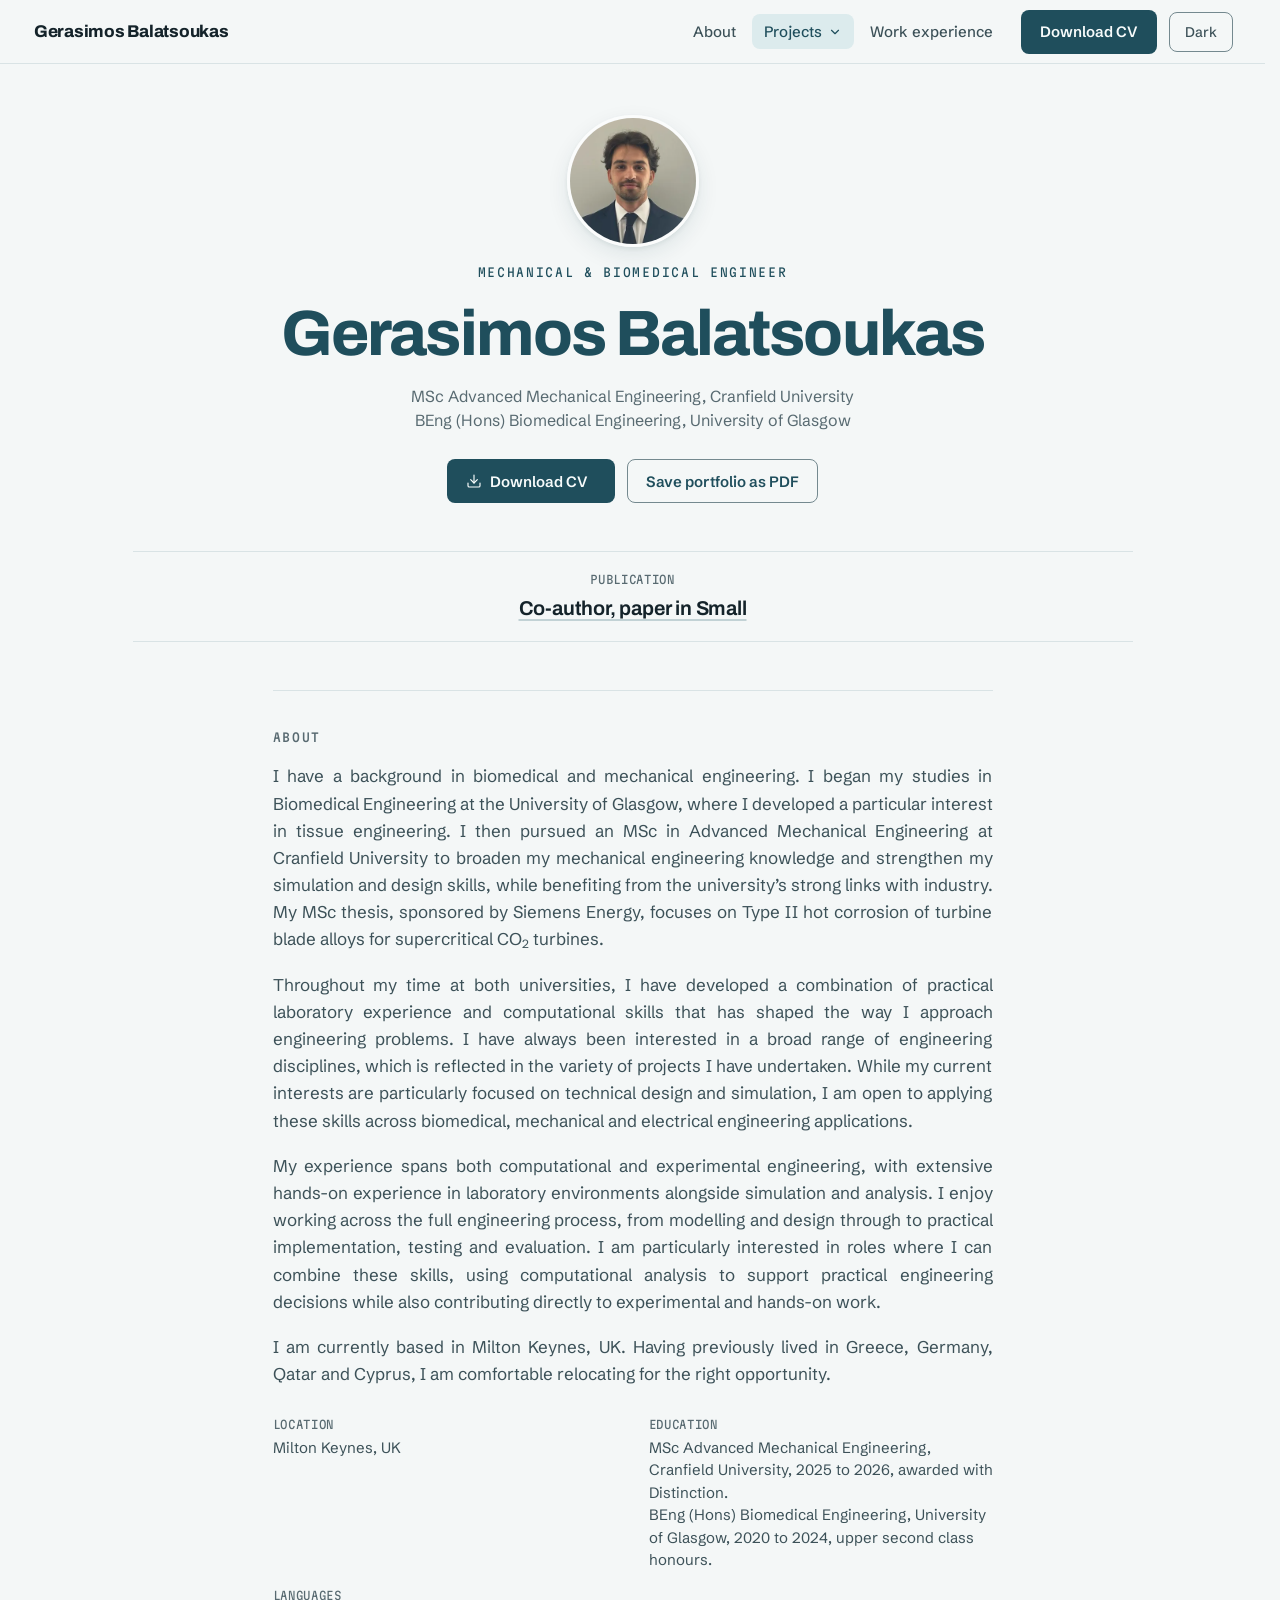
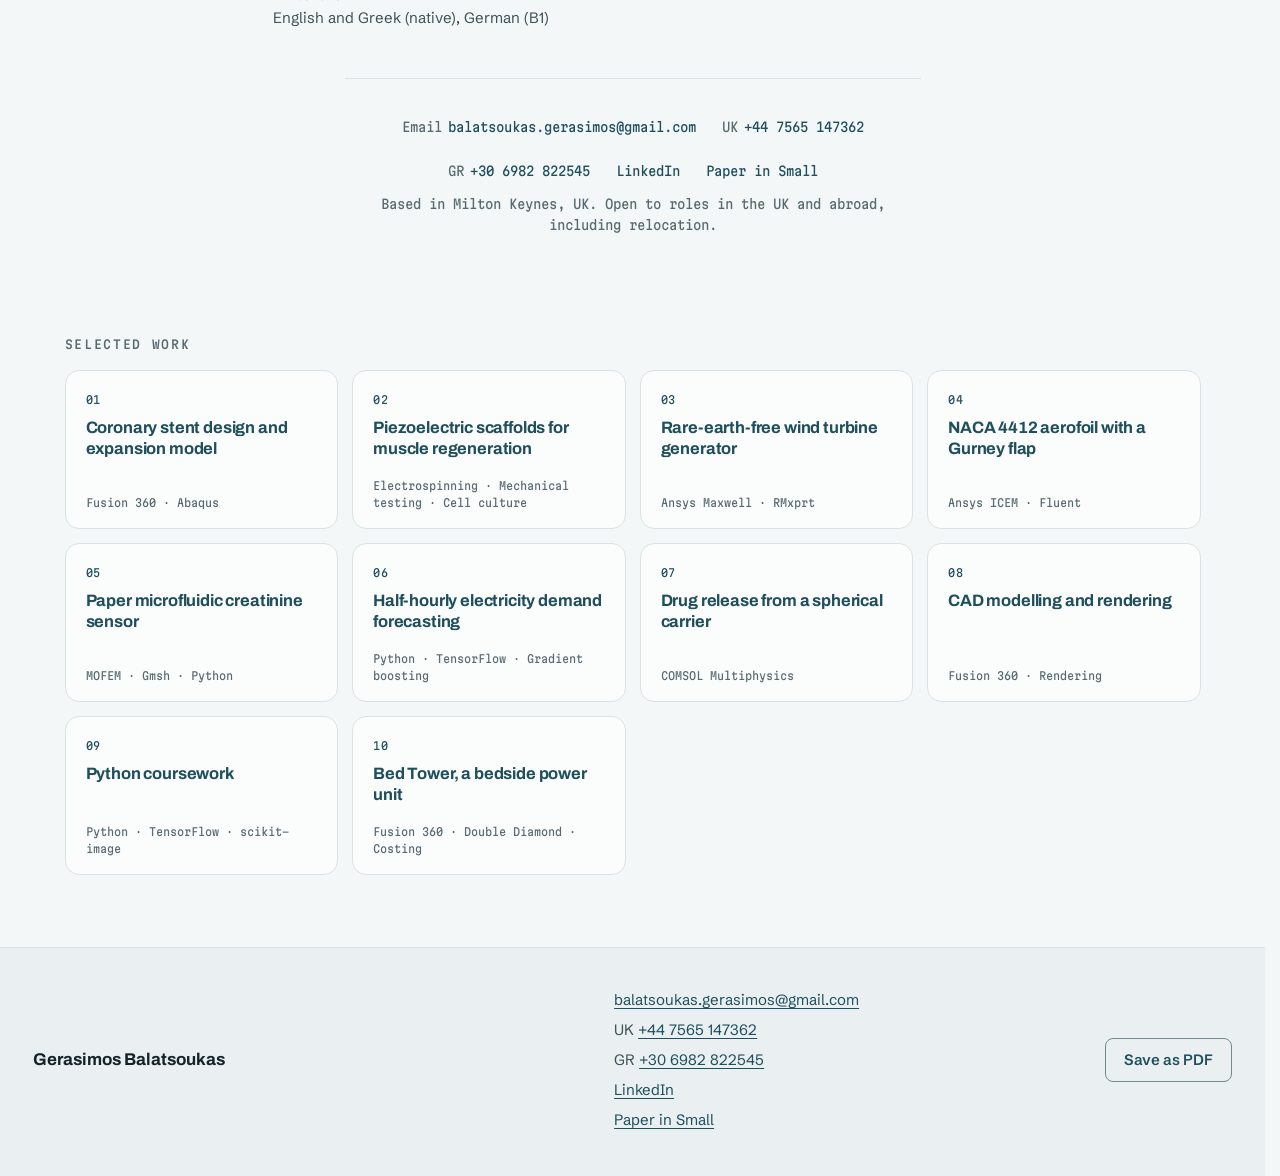
<file: index.html>
<!DOCTYPE html>
<!--
  ============================================================================
  GERASIMOS BALATSOUKAS: ENGINEERING PORTFOLIO (single-page website, v3)
  ============================================================================
  The site is three text files plus its assets:
    index.html     the words, the figures and the page structure (this file)
    css/site.css   every colour, font, size and layout rule
    js/site.js     the theme control, the mobile menu, the project switching,
                   the print buttons, the lightbox, the hero clip and the
                   scroll reveals
  Pictures live in images/ (WebP), clips in media/ (MP4), fonts in fonts/,
  and the CV is Gerasimos_Balatsoukas_CV.pdf. The only script in this file is
  the small one in <head> that restores a saved light or dark choice; it has
  to run before the page paints, otherwise a dark page flashes white first.

  >>> SITE_URL: the address the site will live at is written as
      https://site-url.example/  in this file (five times), in 404.html,
      robots.txt and sitemap.xml. Replace every copy with the real address,
      ending in a slash, before or right after publishing. README.md has a
      one-line command that does all of them.

  HOW IT WORKS
  ----------------------------------------------------------------------------
  - The page is split into views: the landing page, Experience and one view
    per project. Only one view shows at a time. If JavaScript is off, every
    view shows in one long scroll, so the page is never blank. The about text
    is a section of the landing page, not a view of its own.
  - Each figure is a thumbnail with its caption underneath. Selecting it opens
    a large version; the arrow keys move between figures. Clips are
    thumbnails too, and play when opened.
  - The browser back button works, and links such as  ...#stent  open that
    project directly.

  WHERE THE WRITING IS
  ----------------------------------------------------------------------------
  Every block of text on the site has a comment above it that starts with
  "TEXT:". Search this file for  TEXT:  to step through them one by one. The
  comment says which page the block belongs to, what it is, and, where the
  block contains numbers, a SOURCE note naming where those numbers came from,
  so that you can check them. A results comment on the generator page, for
  example, reads "TEXT: generator / key results", then how the markup works,
  then "SOURCE: V2 (2 MW, 2.5 MW, 92.7 %, 100 degrees, 2.5 T)".

  The order of the file is: the landing page (hero, the publication line,
  about, contact, the ten work cards), then Experience, then one block per
  project in the order the cards list them, then the footer.

  HOW TO EDIT
  ----------------------------------------------------------------------------
  - COLOURS AND FONTS: the variables in the ":root" block at the top of
    css/site.css. The dark-mode values sit just below it, twice (see the note
    there).
  - WORDS: find the block by its "TEXT:" comment, or a project by its banner
    (for example "PROJECT: RARE-EARTH-FREE WIND TURBINE GENERATOR"), and type
    over the words.
  - A WORK CARD on the landing page is a number, a title and a tools line. The
    title should match the heading of the project page it opens.
  - KEY RESULTS: only the Python page still has a <ul class="results"> block.
    A number goes in <b> with its label in <span>; a result without a number
    is a plain <li class="results-plain">.
  - ADD A FIGURE: make a WebP (README.md, "Adding a figure"), put it in
    images/, then copy an existing <figure> block and change data-src, src,
    srcset, width, height, alt and the caption. A picture more than twice as
    wide as it is tall gets class "fig wide".
        <figure class="fig" data-type="image" data-src="images/new-figure.webp">
          <button class="fig-thumb" type="button">
            <span class="sr-only">Enlarge figure 5: </span>
            <img src="images/new-figure.webp"
                 srcset="images/new-figure-800.webp 800w, images/new-figure.webp 1600w"
                 sizes="(min-width: 1180px) 445px, (min-width: 760px) 33vw, (min-width: 480px) 50vw, 100vw"
                 width="1600" height="1000" alt="What the figure shows"
                 loading="lazy" decoding="async">
          </button>
          <figcaption><b>Figure 5.</b> The caption.</figcaption>
        </figure>
  - ADD A CLIP: put the MP4 in media/ and a poster frame in images/, then copy
    an existing figure with data-type="video" and class "fig fig-video".
  - ADD A PROJECT: README.md, "Adding a project".
  - PUBLISH: README.md, "Publishing on GitHub Pages".
  ============================================================================
-->
<html lang="en-GB">
<head>
<meta charset="UTF-8">
<meta name="viewport" content="width=device-width, initial-scale=1.0">

<title>Gerasimos Balatsoukas | Mechanical and Biomedical Engineer</title>
<meta name="description" content="Mechanical and biomedical engineer. I design engineering components and prove them in simulation and in the lab.">
<meta name="author" content="Gerasimos Balatsoukas">
<meta name="theme-color" content="#f4f7f7" media="(prefers-color-scheme: light)">
<meta name="theme-color" content="#0e1a1e" media="(prefers-color-scheme: dark)">
<link rel="canonical" href="https://site-url.example/">

<!-- Link preview (LinkedIn, WhatsApp, email, Slack). The addresses use SITE_URL. -->
<meta property="og:type" content="profile">
<meta property="og:site_name" content="Gerasimos Balatsoukas">
<meta property="og:title" content="Gerasimos Balatsoukas, mechanical and biomedical engineer">
<meta property="og:description" content="Mechanical and biomedical engineer. I design engineering components and prove them in simulation and in the lab.">
<meta property="og:url" content="https://site-url.example/">
<meta property="og:image" content="https://site-url.example/images/og-card.png">
<meta property="og:image:type" content="image/png">
<meta property="og:image:width" content="1200">
<meta property="og:image:height" content="630">
<meta property="og:image:alt" content="Gerasimos Balatsoukas, mechanical and biomedical engineer, beside a simulated coronary stent">
<meta property="og:locale" content="en_GB">
<meta property="profile:first_name" content="Gerasimos">
<meta property="profile:last_name" content="Balatsoukas">
<meta name="twitter:card" content="summary_large_image">

<script type="application/ld+json">
{
  "@context": "https://schema.org",
  "@type": "Person",
  "name": "Gerasimos Balatsoukas",
  "jobTitle": "Mechanical and Biomedical Engineer",
  "url": "https://site-url.example/",
  "email": "mailto:balatsoukas.gerasimos@gmail.com",
  "alumniOf": [
    { "@type": "CollegeOrUniversity", "name": "Cranfield University" },
    { "@type": "CollegeOrUniversity", "name": "University of Glasgow" }
  ],
  "sameAs": [
    "https://www.linkedin.com/in/gerasimos-balatsoukas-234525313",
    "https://doi.org/10.1002/smll.76613"
  ]
}
</script>

<link rel="icon" href="images/favicon.svg" type="image/svg+xml">
<link rel="apple-touch-icon" href="images/apple-touch-icon.png">

<script>
/* Runs before the page paints, so a saved dark choice does not flash white. */
(function(){
  document.documentElement.classList.add('js');
  try{
    var saved = localStorage.getItem('theme');
    if(saved === 'light' || saved === 'dark'){
      document.documentElement.setAttribute('data-theme', saved);
    }
  }catch(e){ /* private browsing can block localStorage; fall back to system */ }
  /* Fonts are self-hosted in fonts/. The heading face is preloaded because the
     first thing on screen is set in it. Browsers refuse a preload from a page
     opened as a file, so the hint is only added when the page is served. */
  if(location.protocol !== 'file:'){
    var l = document.createElement('link');
    l.rel = 'preload'; l.as = 'font'; l.type = 'font/woff2'; l.crossOrigin = 'anonymous';
    l.href = 'fonts/archivo/archivo-latin-wght-normal.woff2';
    document.head.appendChild(l);
  }
})();
</script>
<link rel="stylesheet" href="css/site.css">
</head>
<body>

<a class="skip" href="#main">Skip to content</a>

<!-- ====================== TOP NAVIGATION ====================== -->
<nav class="nav" aria-label="Primary">
  <a class="brand" translate="no" href="#home">Gerasimos Balatsoukas</a>

  <button class="nav-toggle" type="button" id="navToggle"
          aria-expanded="false" aria-controls="navLinks">
    <span class="bars" aria-hidden="true"><i></i><i></i><i></i></span>
    Menu
  </button>

  <div class="nav-links" id="navLinks">
    <!-- About is a section of the landing page, so this link only scrolls -->
    <a class="nav-link" href="#about">About</a>

    <!-- Projects: a button that opens the list of every project. js/site.js
         opens and closes it; with JavaScript off the list is always shown. -->
    <div class="nav-menu" id="projectsMenu">
      <button class="nav-link nav-menu-btn" type="button" id="projectsBtn"
              aria-expanded="false" aria-controls="projectsList" data-nav="work">Projects<svg class="caret" viewBox="0 0 24 24" fill="none" stroke="currentColor" stroke-width="2" stroke-linecap="round" stroke-linejoin="round" aria-hidden="true"><polyline points="6 9 12 15 18 9"/></svg></button>
      <ul class="menu-list" id="projectsList" aria-labelledby="projectsBtn">
        <li><a class="menu-link menu-all" href="#work">All projects</a></li>
        <li><a class="menu-link" href="#stent"><span class="menu-num" aria-hidden="true">1.</span>Coronary stent design and expansion model</a></li>
        <li><a class="menu-link" href="#scaffolds"><span class="menu-num" aria-hidden="true">2.</span>Piezoelectric scaffolds for muscle regeneration</a></li>
        <li><a class="menu-link" href="#generator"><span class="menu-num" aria-hidden="true">3.</span>Rare-earth-free wind turbine generator</a></li>
        <li><a class="menu-link" href="#cfd"><span class="menu-num" aria-hidden="true">4.</span>NACA 4412 aerofoil with a Gurney flap</a></li>
        <li><a class="menu-link" href="#biosensor"><span class="menu-num" aria-hidden="true">5.</span>Paper microfluidic creatinine sensor</a></li>
        <li><a class="menu-link" href="#forecast"><span class="menu-num" aria-hidden="true">6.</span>Half-hourly electricity demand forecasting</a></li>
        <li><a class="menu-link" href="#drug"><span class="menu-num" aria-hidden="true">7.</span>Drug release from a spherical carrier</a></li>
        <li><a class="menu-link" href="#cad"><span class="menu-num" aria-hidden="true">8.</span>CAD modelling and rendering</a></li>
        <li><a class="menu-link" href="#python"><span class="menu-num" aria-hidden="true">9.</span>Python coursework</a></li>
        <li><a class="menu-link" href="#bedtower"><span class="menu-num" aria-hidden="true">10.</span>Bed Tower, a bedside power unit</a></li>
      </ul>
    </div>

    <a class="nav-link" href="#experience" data-nav="experience">Work experience</a>
    <a class="btn btn-solid nav-cv no-print" href="Gerasimos_Balatsoukas_CV.pdf" target="_blank" rel="noopener">Download CV<span class="sr-only"> (PDF, opens in a new tab)</span></a>
    <!-- the label names the mode the button switches to; js/site.js keeps it current -->
    <button class="theme-toggle no-print" type="button" id="themeToggle" aria-label="Switch to dark mode">Dark</button>
  </div>
</nav>

<!-- announces the project change to screen readers -->
<p class="sr-only" id="viewStatus" role="status" aria-live="polite"></p>

<main id="main">

<!-- ============================================================ -->
<!-- LANDING PAGE                                                 -->
<!-- ============================================================ -->
<section class="view active" id="home" aria-labelledby="homeTitle">

  <!-- ~~~~~~~~~~~~~~~~~~~~~~~~ TEXT: hero ~~~~~~~~~~~~~~~~~~~~~~~~~~~~~~~~~
       The photograph, the line above the name, the name itself and the two
       degree lines. SOURCE: the CV. -->
  <header class="hero">
    <img class="portrait" src="images/headshot-320.webp" srcset="images/headshot-320.webp 320w" sizes="132px"
         width="320" height="352" alt="Gerasimos Balatsoukas" fetchpriority="high" decoding="async">
    <p class="eyebrow">Mechanical &amp; Biomedical Engineer</p>
    <h1 id="homeTitle" translate="no">Gerasimos Balatsoukas</h1>
    <p class="degrees">
      MSc Advanced Mechanical Engineering, Cranfield University<br>
      BEng (Hons) Biomedical Engineering, University of Glasgow
    </p>
    <div class="actions">
      <a class="btn btn-solid no-print" href="Gerasimos_Balatsoukas_CV.pdf" target="_blank" rel="noopener">
        <svg class="icon" viewBox="0 0 24 24" fill="none" stroke="currentColor" stroke-width="1.75" stroke-linecap="round" stroke-linejoin="round" aria-hidden="true"><path d="M21 15v4a2 2 0 0 1-2 2H5a2 2 0 0 1-2-2v-4"/><polyline points="7 10 12 15 17 10"/><line x1="12" y1="15" x2="12" y2="3"/></svg>
        Download CV<span class="sr-only"> (PDF, opens in a new tab)</span>
      </a>
      <button class="btn btn-ghost no-print" type="button" data-print="1">Save portfolio as PDF</button>
    </div>
  </header>

  <!-- ~~~~~~~~~~~~~~~~~~~~~~~~ TEXT: publication line ~~~~~~~~~~~~~~~~~~~~~
       One fact, under the hero. The mono word is the label.
       SOURCE: the paper's author list in Small. -->
  <section class="proof" aria-label="Publication">
    <dl class="proof-list">
      <div class="proof-item"><dt>Publication</dt><dd><a href="https://doi.org/10.1002/smll.76613" target="_blank" rel="noopener">Co-author, paper in Small<span class="sr-only"> (opens in a new tab)</span></a></dd></div>
    </dl>
  </section>

  <!-- ~~~~~~~~~~~~~~~~~~~~~~~~ TEXT: about ~~~~~~~~~~~~~~~~~~~~~~~~~~~~~~~~
       Three paragraphs in your own voice, then the facts list beneath them.
       This is the part a reader meets first, so it is worth the most time.
       SOURCE: your own words, the CV for the education and language lines. -->
  <section class="about" id="about" aria-labelledby="aboutTitle">
    <h2 class="section-head" id="aboutTitle">About</h2>
    <div class="about-body">
        <p>I have a background in biomedical and mechanical engineering. I began my studies in Biomedical Engineering at the University of Glasgow, where I developed a particular interest in tissue engineering. I then pursued an MSc in Advanced Mechanical Engineering at Cranfield University to broaden my mechanical engineering knowledge and strengthen my simulation and design skills, while benefiting from the university’s strong links with industry. My MSc thesis, sponsored by Siemens Energy, focuses on Type II hot corrosion of turbine blade alloys for supercritical CO<sub>2</sub> turbines.</p>
        <p>Throughout my time at both universities, I have developed a combination of practical laboratory experience and computational skills that has shaped the way I approach engineering problems. I have always been interested in a broad range of engineering disciplines, which is reflected in the variety of projects I have undertaken. While my current interests are particularly focused on technical design and simulation, I am open to applying these skills across biomedical, mechanical and electrical engineering applications.</p>
        <p>My experience spans both computational and experimental engineering, with extensive hands-on experience in laboratory environments alongside simulation and analysis. I enjoy working across the full engineering process, from modelling and design through to practical implementation, testing and evaluation. I am particularly interested in roles where I can combine these skills, using computational analysis to support practical engineering decisions while also contributing directly to experimental and hands-on work.</p>
        <p>I am currently based in Milton Keynes, UK. Having previously lived in Greece, Germany, Qatar and Cyprus, I am comfortable relocating for the right opportunity.</p>
        </div>
    <dl class="about-facts">
        <div><dt>Location</dt><dd>Milton Keynes, UK</dd></div>
        <div><dt>Education</dt><dd>MSc Advanced Mechanical Engineering, Cranfield University, 2025 to 2026, awarded with Distinction.<br>BEng (Hons) Biomedical Engineering, University of Glasgow, 2020 to 2024, upper second class honours.</dd></div>
        <div><dt>Languages</dt><dd>English and Greek (native), German (B1)</dd></div>
        </dl>
  </section>

  <!-- ~~~~~~~~~~~~~~~~~~~~~~~~ TEXT: contact row ~~~~~~~~~~~~~~~~~~~~~~~~~~
       Also repeated in the footer at the bottom of this file. -->
  <div class="contact" id="contact">
    <span><span class="lbl">Email</span> <a href="mailto:balatsoukas.gerasimos@gmail.com">balatsoukas.gerasimos@gmail.com</a></span>
    <span><span class="lbl">UK</span> <a href="tel:+447565147362">+44 7565 147362</a></span>
    <span><span class="lbl">GR</span> <a href="tel:+306982822545">+30 6982 822545</a></span>
    <span><a href="https://www.linkedin.com/in/gerasimos-balatsoukas-234525313" target="_blank" rel="noopener">LinkedIn<span class="sr-only"> (opens in a new tab)</span></a></span>
    <span><a href="https://doi.org/10.1002/smll.76613" target="_blank" rel="noopener">Paper in Small<span class="sr-only"> (opens in a new tab)</span></a></span>
    <span class="contact-note">Based in Milton Keynes, UK. Open to roles in the UK and abroad, including relocation.</span>
  </div>

  <!-- ~~~~~~~~~~~~~~~~~~~~~~~~ TEXT: selected work ~~~~~~~~~~~~~~~~~~~~~~~~
       Ten cards: number, project title, tools. The title here should match
       the heading on the project page it opens. To reorder the list, move a
       whole <a class="work-card"> block and renumber the "idx" spans. -->
  <section class="work" id="work" aria-labelledby="workTitle">
    <h2 class="section-head" id="workTitle">Selected work</h2>
    <div class="work-grid">
      <a class="work-card" href="#stent">
        <span class="idx" aria-hidden="true">01</span>
        <span class="ttl">Coronary stent design and expansion model</span>
        <span class="meta">Fusion 360 · Abaqus</span>
      </a>
      <a class="work-card" href="#scaffolds">
        <span class="idx" aria-hidden="true">02</span>
        <span class="ttl">Piezoelectric scaffolds for muscle regeneration</span>
        <span class="meta">Electrospinning · Mechanical testing · Cell culture</span>
      </a>
      <a class="work-card" href="#generator">
        <span class="idx" aria-hidden="true">03</span>
        <span class="ttl">Rare-earth-free wind turbine generator</span>
        <span class="meta">Ansys Maxwell · RMxprt</span>
      </a>
      <a class="work-card" href="#cfd">
        <span class="idx" aria-hidden="true">04</span>
        <span class="ttl">NACA 4412 aerofoil with a Gurney flap</span>
        <span class="meta">Ansys ICEM · Fluent</span>
      </a>
      <a class="work-card" href="#biosensor">
        <span class="idx" aria-hidden="true">05</span>
        <span class="ttl">Paper microfluidic creatinine sensor</span>
        <span class="meta">MOFEM · Gmsh · Python</span>
      </a>
      <a class="work-card" href="#forecast">
        <span class="idx" aria-hidden="true">06</span>
        <span class="ttl">Half-hourly electricity demand forecasting</span>
        <span class="meta">Python · TensorFlow · Gradient boosting</span>
      </a>
      <a class="work-card" href="#drug">
        <span class="idx" aria-hidden="true">07</span>
        <span class="ttl">Drug release from a spherical carrier</span>
        <span class="meta">COMSOL Multiphysics</span>
      </a>
      <a class="work-card" href="#cad">
        <span class="idx" aria-hidden="true">08</span>
        <span class="ttl">CAD modelling and rendering</span>
        <span class="meta">Fusion 360 · Rendering</span>
      </a>
      <a class="work-card" href="#python">
        <span class="idx" aria-hidden="true">09</span>
        <span class="ttl">Python coursework</span>
        <span class="meta">Python · TensorFlow · scikit-image</span>
      </a>
      <a class="work-card" href="#bedtower">
        <span class="idx" aria-hidden="true">10</span>
        <span class="ttl">Bed Tower, a bedside power unit</span>
        <span class="meta">Fusion 360 · Double Diamond · Costing</span>
      </a>
        </div>
  </section>
</section>

<!-- ============================================================ -->
<!-- EXPERIENCE AND SKILLS                                        -->
<!-- ============================================================ -->
<section class="view" id="experience" aria-labelledby="experienceTitle">
  <h2 class="page-title" id="experienceTitle">Experience</h2>
  <!-- TEXT: experience / the four jobs. Each entry is a role line, a place and
       date line, and two or three bullets. Keep the bullets to what you did
       and what came of it. SOURCE: the CV. -->
  <ol class="timeline">
    <li class="tl-item">
      <h3 class="tl-role">Business consulting intern, PwC</h3>
      <p class="tl-meta mono">Nicosia, Cyprus. June to August 2025.</p>
      <ul class="tl-points">
        <li>I worked with the business consulting team on two semi-governmental proposals, in the medical and telecommunications sectors, each worth more than €200,000, and both were won.</li>
        <li>I helped map the merger of two separate HR departments, drawing on best practice found through research.</li>
        <li>I researched benchmarks that informed the team’s consulting methods and proposals.</li>
      </ul>
    </li>
    <li class="tl-item">
      <h3 class="tl-role">Research project, Advanced Research Centre, University of Glasgow</h3>
      <p class="tl-meta mono">Glasgow, UK. September 2023 to April 2024.</p>
      <ul class="tl-points">
        <li>I worked with Dr Oana Dobre on piezoelectric scaffolds for muscle regeneration, the work behind the paper in Small.</li>
        <li>I made the fibres, tested them mechanically, imaged them by SEM, and ran the cell culture and differentiation work.</li>
        <li>I also supported three master’s students and one PhD student who took the investigation further.</li>
      </ul>
    </li>
    <li class="tl-item">
      <h3 class="tl-role">Data management intern, Fender S.A.</h3>
      <p class="tl-meta mono">Athens, Greece. June to August 2023.</p>
      <p class="tl-about">Fender S.A. is a marine insurance and risk management company in the Cambiaso Risso Group.</p>
      <ul class="tl-points">
        <li>I consolidated contract data from Europe, the UK, the US, China and the Middle East into the company’s own system, which cut contract generation time by 50&nbsp;%.</li>
        <li>I corrected errors in the stored records by checking them against the original multinational contracts, which reduced broker mistakes.</li>
      </ul>
    </li>
    <li class="tl-item">
      <h3 class="tl-role">Intern, Agency for Quality Assurance, Greek Ministry of Health</h3>
      <p class="tl-meta mono">Athens, Greece. June to August 2022.</p>
      <ul class="tl-points">
        <li>I carried out technical checks on hospital equipment, including defibrillators, in Thessaloniki and Chania, assessing whether it was ready for an emergency under ISO 13485.</li>
        <li>I wrote a report on best practice in nursing staff training, based on statistical analysis of data from the National and Kapodistrian University of Athens.</li>
        <li>I worked on the “Safe Hospitals” project, which set out directives so that standard operating procedures cover emergencies in every Greek public hospital.</li>
      </ul>
    </li>
  </ol>

  <!-- TEXT: experience / skills. Four groups; add or remove <li> items freely,
       but keep every tool one you have actually used. SOURCE: the CV. -->
  <h2 class="page-title page-title-sub" id="skillsTitle">Skills</h2>
  <p class="skills-caption">Tools and methods I have used in the projects on this site and in my degrees.</p>
  <div class="skills">
    <section class="skill-group" aria-labelledby="skCad">
      <h3 id="skCad">CAD and design</h3>
      <ul><li>Autodesk Fusion 360</li><li>SolidWorks</li><li>Rendering and animation</li><li>Double Diamond design method</li><li>Cardboard prototyping</li><li>Cost estimation</li></ul>
    </section>
    <section class="skill-group" aria-labelledby="skSim">
      <h3 id="skSim">Simulation</h3>
      <ul><li>Abaqus</li><li>Ansys Fluent, DesignModeler and ICEM CFD</li><li>Ansys Maxwell and RMxprt</li><li>COMSOL Multiphysics</li><li>MOFEM and Gmsh</li><li>Simulink</li></ul>
    </section>
    <section class="skill-group" aria-labelledby="skCode">
      <h3 id="skCode">Programming and data</h3>
      <ul><li>Python: TensorFlow, Keras, scikit-image, SciPy, NumPy</li><li>MATLAB</li><li>ImageJ</li><li>HTML and CSS</li><li>R (basic)</li><li>Microsoft 365</li></ul>
    </section>
    <section class="skill-group" aria-labelledby="skLab">
      <h3 id="skLab">Laboratory</h3>
      <ul><li>Electrospinning</li><li>Mechanical testing and rig design</li><li>SEM imaging</li><li>Optical and confocal microscopy</li><li>Cell culture</li><li>qPCR</li><li>3D and extrusion printing</li><li>O<sub>2</sub> plasma treatment</li></ul>
    </section>
  </div>
</section>

<!-- ============================================================ -->
<!-- PROJECT: CORONARY STENT DESIGN AND EXPANSION MODEL           -->
<!-- ============================================================ -->
<section class="view" id="stent" aria-labelledby="stentTitle">
  <a class="proj-back" href="#work"><svg viewBox="0 0 24 24" fill="none" stroke="currentColor" stroke-width="1.75" stroke-linecap="round" stroke-linejoin="round" aria-hidden="true"><line x1="19" y1="12" x2="5" y2="12"/><polyline points="12 19 5 12 12 5"/></svg>All projects</a>

  <div class="proj-layout">
    <div class="proj-rail">
      <!-- TEXT: stent / title and summary line. The title also appears on the card on the landing page. -->
      <header class="proj-head">
        <h2 class="proj-title" id="stentTitle">Coronary stent design and expansion model</h2>
        <p class="proj-summary">I designed a coronary stent in CAD and modelled its balloon expansion and recoil in Abaqus, so that a geometry can be judged before it is made.</p>
      </header>
      <div class="proj-facts">
      <!-- TEXT: stent / the facts list: year and tools SOURCE: V2 for every number (5 %, 75 %, 250,000 nodes); OWNER for the context line. -->
        <dl class="meta">
          <div><dt>Year</dt><dd>2025</dd></div>
          <div><dt>Tools</dt><dd>Fusion 360, Abaqus, nonlinear plasticity</dd></div>
        </dl>
      </div>
    </div>

    <div class="proj-body">
      <!-- TEXT: stent / caption of figure 1, the lead figure -->
        <figure class="fig lead" data-type="image" data-src="images/stent-vonmises.webp">
          <button class="fig-thumb" type="button">
            <span class="sr-only">Enlarge figure 1: </span>
            <img src="images/stent-vonmises.webp" srcset="images/stent-vonmises-800.webp 800w, images/stent-vonmises.webp 1299w" sizes="(min-width: 1180px) 906px, calc(100vw - 48px)" width="1299" height="478" alt="Von Mises stress contour on a coronary stent mesh at 75 percent radial expansion" loading="lazy" decoding="async">
          </button>
          <figcaption><b>Figure 1.</b> Von Mises stress across the stent at 75&nbsp;% radial expansion, the state used as the reference for the analysis.</figcaption>
        </figure>
      <div class="proj-more">
      <!-- TEXT: stent / the paragraph under "The problem" -->
          <section class="narr" aria-labelledby="stent-problem">
            <h3 id="stent-problem">The problem</h3>
            <p>I set this project myself in 2025 to learn Abaqus through a real engineering design problem. The geometry of a coronary stent plays an important role in how it behaves once deployed, so being able to predict its mechanical response early in the design process can help determine whether a design is worth developing further. I wanted to build a model that could reproduce the implantation process, where a balloon expands the stent inside an artery, and assess both the stresses during expansion and the subsequent elastic recoil.</p>
          </section>
      <!-- TEXT: stent / the paragraph under "What I did" -->
          <section class="narr" aria-labelledby="stent-work">
            <h3 id="stent-work">What I did</h3>
            <p>I created a parametric stent model in Fusion 360 and imported it into Abaqus for a nonlinear analysis including plasticity. I selected cobalt-chromium as the stent material due to its durability, biocompatibility and radiopacity. To keep the analysis computationally manageable, I assumed frictionless contact between the stent and balloon. The expansion was modelled in stages, with 75&nbsp;% radial expansion used as the reference state, followed by removal of the applied load to capture elastic springback. I also carried out mesh refinement to balance solution accuracy with computational cost while remaining within the 250,000-node limit of the student licence.</p>
          </section>
      <!-- TEXT: stent / the paragraph under "Results" -->
          <section class="narr" aria-labelledby="stent-outcome">
            <h3 id="stent-outcome">Results</h3>
            <p>The results were mesh-independent to within 5&nbsp;%, providing confidence that the predicted stresses were representative of the model rather than being strongly dependent on mesh density. The von Mises stress distribution showed that the stent underwent predominantly plastic deformation during expansion. The subsequent springback analysis quantified how much of this deformation was recovered once the balloon was withdrawn. Together, these results provide a useful picture of the stent’s mechanical response during and after deployment, demonstrating how simulation can be used to assess different geometries before committing to manufacture.</p>
          </section>
      <!-- TEXT: stent / the paragraph under "Limitations and next steps" -->
          <section class="narr narr-limits" aria-labelledby="stent-limits">
            <h3 id="stent-limits">Limitations and next steps</h3>
            <p>The current model assumes frictionless balloon contact and does not include the surrounding artery, so it represents free expansion rather than deployment within a vessel. The student licence also limited the available mesh size to 250,000 nodes. As a next step, I would introduce an artery model with contact friction and compare several strut geometries under consistent meshing and loading conditions.</p>
          </section>
      <!-- TEXT: stent / gallery captions (figure 2 onwards) -->
          <div class="figs">
          <figure class="fig" data-type="image" data-src="images/stent-geometry.webp">
            <button class="fig-thumb" type="button">
              <span class="sr-only">Enlarge figure 2: </span>
              <img src="images/stent-geometry.webp" srcset="images/stent-geometry.webp 254w" sizes="(min-width: 1180px) 445px, (min-width: 760px) 33vw, (min-width: 480px) 50vw, 100vw" width="254" height="601" alt="Rendered solid model of a coronary stent" loading="lazy" decoding="async">
            </button>
            <figcaption><b>Figure 2.</b> The stent geometry as modelled in Fusion 360.</figcaption>
          </figure>
          <figure class="fig wide" data-type="image" data-src="images/stent-recoil.webp">
            <button class="fig-thumb" type="button">
              <span class="sr-only">Enlarge figure 3: </span>
              <img src="images/stent-recoil.webp" srcset="images/stent-recoil-800.webp 800w, images/stent-recoil.webp 1321w" sizes="(min-width: 1180px) 906px, (min-width: 760px) 66vw, 100vw" width="1321" height="478" alt="Stent mesh after elastic springback" loading="lazy" decoding="async">
            </button>
            <figcaption><b>Figure 3.</b> The stent after the balloon load is removed, the state used to measure recoil.</figcaption>
          </figure>
          <figure class="fig fig-video" data-type="video" data-src="media/hero-stent.mp4">
            <button class="fig-thumb" type="button">
              <span class="sr-only">Play figure 4: </span>
              <img src="images/hero-stent-poster.webp" srcset="images/hero-stent-poster.webp 740w" sizes="(min-width: 1180px) 445px, (min-width: 760px) 33vw, (min-width: 480px) 50vw, 100vw" width="740" height="462" alt="The stent after expansion and springback" loading="lazy" decoding="async">
              <span class="play" aria-hidden="true"><svg viewBox="0 0 24 24" fill="currentColor"><path d="M8 5v14l11-7z"/></svg></span>
            </button>
            <figcaption><b>Figure 4.</b> The stent expanding under balloon inflation and springing back, coloured by von Mises stress.</figcaption>
          </figure>
          </div>
          <p class="figs-note">Select a figure to enlarge it. Clips play when opened.</p>
        <nav class="proj-pager" aria-label="More projects">
          <a class="pager-link pager-next" href="#scaffolds"><span class="pager-label">Next project<svg viewBox="0 0 24 24" fill="none" stroke="currentColor" stroke-width="1.75" stroke-linecap="round" stroke-linejoin="round" aria-hidden="true"><line x1="5" y1="12" x2="19" y2="12"/><polyline points="12 5 19 12 12 19"/></svg></span><span class="pager-title">Piezoelectric scaffolds for muscle regeneration</span></a>
          <a class="pager-all" href="#work">All projects</a>
        </nav>
      </div>
    </div>
  </div>
</section>

<!-- ============================================================ -->
<!-- PROJECT: PIEZOELECTRIC SCAFFOLDS FOR MUSCLE REGENERATION     -->
<!-- ============================================================ -->
<section class="view" id="scaffolds" aria-labelledby="scaffoldsTitle">
  <a class="proj-back" href="#work"><svg viewBox="0 0 24 24" fill="none" stroke="currentColor" stroke-width="1.75" stroke-linecap="round" stroke-linejoin="round" aria-hidden="true"><line x1="19" y1="12" x2="5" y2="12"/><polyline points="12 19 5 12 12 5"/></svg>All projects</a>

  <div class="proj-layout">
    <div class="proj-rail">
      <!-- TEXT: scaffolds / title and summary line. The title also appears on the card on the landing page. -->
      <header class="proj-head">
        <h2 class="proj-title" id="scaffoldsTitle">Piezoelectric scaffolds for muscle regeneration</h2>
        <p class="proj-summary">I fabricated aligned piezoelectric fibre scaffolds, built a rig to test them wet, and showed early signs of muscle cells differentiating on them.</p>
      </header>
      <div class="proj-facts">
      <!-- TEXT: scaffolds / the facts list: year and tools SOURCE: V2 (20 %, 5 days, rig); CV (polarity treatment, laminin); PAPER in Small (title, 15 authors, "preliminary"). -->
        <dl class="meta">
          <div><dt>Year</dt><dd>2023 to 2024</dd></div>
          <div><dt>Tools</dt><dd>Electrospinning, mechanical testing, cell culture, SEM, confocal microscopy, 3D printing, O<sub>2</sub> plasma treatment, ImageJ, Python</dd></div>
          <div><dt>Publication</dt><dd><a href="https://doi.org/10.1002/smll.76613" target="_blank" rel="noopener">Paper in Small<span class="sr-only"> (opens in a new tab)</span></a>, 2026</dd></div>
        </dl>
      </div>
    </div>

    <div class="proj-body">
      <!-- TEXT: scaffolds / caption of figure 1, the lead figure -->
        <figure class="fig lead" data-type="image" data-src="images/scaffold-fibres.webp">
          <button class="fig-thumb" type="button">
            <span class="sr-only">Enlarge figure 1: </span>
            <img src="images/scaffold-fibres.webp" srcset="images/scaffold-fibres-800.webp 800w, images/scaffold-fibres.webp 1280w" sizes="(min-width: 1180px) 906px, calc(100vw - 48px)" width="1280" height="628" alt="Electrospinning set-up beside a rolled fibre construct" loading="lazy" decoding="async">
          </button>
          <figcaption><b>Figure 1.</b> The electrospinning set-up and a rolled fibre construct, in which aligned PHBV fibres are gathered into a bundle that follows the parallel architecture of skeletal muscle.</figcaption>
        </figure>
      <div class="proj-more">
      <!-- TEXT: scaffolds / the paragraph under "The problem" -->
          <section class="narr" aria-labelledby="scaffolds-problem">
            <h3 id="scaffolds-problem">The problem</h3>
            <p>When more than 20&nbsp;% of a muscle’s volume is lost, the body cannot fully regenerate the original tissue on its own. This project investigated a biodegradable scaffold designed to be implanted at the site of injury and guide regenerating muscle towards its original structure and mechanical function. The scaffold is made from PHBV, a piezoelectric polymer that generates a small electrical charge when mechanically deformed. This electromechanical response is intended to provide an environment that more closely resembles the mechanical and electrical cues experienced by muscle cells during normal growth.</p>
          </section>
      <!-- TEXT: scaffolds / the paragraph under "What I did" -->
          <section class="narr" aria-labelledby="scaffolds-work">
            <h3 id="scaffolds-work">What I did</h3>
            <p>My work covered the experimental development and validation of the scaffold. I produced the fibres using electrospinning and developed a rolling process to assemble them into an aligned, bundled architecture designed to mimic the structure of native muscle. I characterised the mechanical properties of the scaffold under both dry and wet conditions. Since the fibres could not be tested while submerged using the available equipment, I designed and built a dedicated testing rig to enable mechanical characterisation in a wet environment. I also modified the fibre surface to alter its polarity and improve laminin adsorption and cell attachment. Finally, I carried out the biocompatibility experiments and assessed muscle differentiation through myosin staining.</p>
          </section>
      <!-- TEXT: scaffolds / the paragraph under "Results" -->
          <section class="narr" aria-labelledby="scaffolds-outcome">
            <h3 id="scaffolds-outcome">Results</h3>
            <p>Myosin expression was clearly observed within 5&nbsp;days, providing an early indication of muscle differentiation on the scaffold rather than simple cell survival. The wet mechanical testing was particularly important because the scaffold’s behaviour in dry conditions would not fully represent its mechanical response in an implanted environment. The work contributed to the paper Three-Dimensional Piezoelectric Fibrous Constructs for Muscle Regeneration, published in Small, on which I am a co-author.</p>
          </section>
      <!-- TEXT: scaffolds / the paragraph under "Limitations and next steps" -->
          <section class="narr narr-limits" aria-labelledby="scaffolds-limits">
            <h3 id="scaffolds-limits">Limitations and next steps</h3>
            <p>The differentiation results remain preliminary, as noted in the paper. The experiments were conducted in vitro using the C2C12 mouse muscle cell line over a relatively short period, so they do not establish how the scaffold would perform in a living system. The project did not progress to implantation, leaving questions around long-term degradation, tissue integration and mechanical performance under cyclic loading in vivo. The research has since been developed further by subsequent MSc and PhD students.</p>
          </section>
      <!-- TEXT: scaffolds / gallery captions (figure 2 onwards) -->
          <div class="figs">
          <figure class="fig" data-type="image" data-src="images/scaffold-fibre-micro.webp">
            <button class="fig-thumb" type="button">
              <span class="sr-only">Enlarge figure 2: </span>
              <img src="images/scaffold-fibre-micro.webp" srcset="images/scaffold-fibre-micro-800.webp 800w, images/scaffold-fibre-micro.webp 1200w" sizes="(min-width: 1180px) 445px, (min-width: 760px) 33vw, (min-width: 480px) 50vw, 100vw" width="1200" height="1600" alt="A rolled fibre construct seen through a microscope eyepiece" loading="lazy" decoding="async">
            </button>
            <figcaption><b>Figure 2.</b> A single rolled construct under an optical microscope, showing the bundled fibres.</figcaption>
          </figure>
          <figure class="fig" data-type="image" data-src="images/scaffold-petri.webp">
            <button class="fig-thumb" type="button">
              <span class="sr-only">Enlarge figure 3: </span>
              <img src="images/scaffold-petri.webp" srcset="images/scaffold-petri-800.webp 800w, images/scaffold-petri.webp 1200w" sizes="(min-width: 1180px) 445px, (min-width: 760px) 33vw, (min-width: 480px) 50vw, 100vw" width="1200" height="1600" alt="Fibre construct in a Petri dish beside a steel ruler" loading="lazy" decoding="async">
            </button>
            <figcaption><b>Figure 3.</b> A finished construct in a dish beside a ruler; it is a few millimetres long.</figcaption>
          </figure>
          <figure class="fig" data-type="image" data-src="images/scaffold-myosin.webp">
            <button class="fig-thumb" type="button">
              <span class="sr-only">Enlarge figure 4: </span>
              <img src="images/scaffold-myosin.webp" srcset="images/scaffold-myosin-800.webp 800w, images/scaffold-myosin.webp 906w" sizes="(min-width: 1180px) 445px, (min-width: 760px) 33vw, (min-width: 480px) 50vw, 100vw" width="906" height="1280" alt="Confocal microscopy panels of cells stained for myosin and nuclei" loading="lazy" decoding="async">
            </button>
            <figcaption><b>Figure 4.</b> C2C12 cells stained for myosin (red) and nuclei (blue) after culture on the scaffold, across the test conditions.</figcaption>
          </figure>
          <figure class="fig fig-video" data-type="video" data-src="media/scaffold-rig-dry.mp4">
            <button class="fig-thumb" type="button">
              <span class="sr-only">Play figure 5: </span>
              <img src="images/scaffold-rig-dry-poster.webp" srcset="images/scaffold-rig-dry-poster.webp 540w" sizes="(min-width: 1180px) 445px, (min-width: 760px) 33vw, (min-width: 480px) 50vw, 100vw" width="540" height="960" alt="Custom tensile rig holding a fibre in dry conditions" loading="lazy" decoding="async">
              <span class="play" aria-hidden="true"><svg viewBox="0 0 24 24" fill="currentColor"><path d="M8 5v14l11-7z"/></svg></span>
            </button>
            <figcaption><b>Figure 5.</b> The tensile rig I designed, extending a fibre on a lead-screw stage to measure its properties dry.</figcaption>
          </figure>
          <figure class="fig fig-video" data-type="video" data-src="media/scaffold-rig-wet.mp4">
            <button class="fig-thumb" type="button">
              <span class="sr-only">Play figure 6: </span>
              <img src="images/scaffold-rig-wet-poster.webp" srcset="images/scaffold-rig-wet-poster.webp 540w" sizes="(min-width: 1180px) 445px, (min-width: 760px) 33vw, (min-width: 480px) 50vw, 100vw" width="540" height="960" alt="The tensile rig testing a submerged fibre" loading="lazy" decoding="async">
              <span class="play" aria-hidden="true"><svg viewBox="0 0 24 24" fill="currentColor"><path d="M8 5v14l11-7z"/></svg></span>
            </button>
            <figcaption><b>Figure 6.</b> The same rig adapted for wet testing, with the fibre submerged to match conditions in the body.</figcaption>
          </figure>
          </div>
          <p class="figs-note">Select a figure to enlarge it. Clips play when opened.</p>
        <nav class="proj-pager" aria-label="More projects">
          <a class="pager-link pager-prev" href="#stent"><span class="pager-label"><svg viewBox="0 0 24 24" fill="none" stroke="currentColor" stroke-width="1.75" stroke-linecap="round" stroke-linejoin="round" aria-hidden="true"><line x1="19" y1="12" x2="5" y2="12"/><polyline points="12 19 5 12 12 5"/></svg>Previous project</span><span class="pager-title">Coronary stent design and expansion model</span></a>
          <a class="pager-link pager-next" href="#generator"><span class="pager-label">Next project<svg viewBox="0 0 24 24" fill="none" stroke="currentColor" stroke-width="1.75" stroke-linecap="round" stroke-linejoin="round" aria-hidden="true"><line x1="5" y1="12" x2="19" y2="12"/><polyline points="12 5 19 12 12 19"/></svg></span><span class="pager-title">Rare-earth-free wind turbine generator</span></a>
          <a class="pager-all" href="#work">All projects</a>
        </nav>
      </div>
    </div>
  </div>
</section>

<!-- ============================================================ -->
<!-- PROJECT: RARE-EARTH-FREE WIND TURBINE GENERATOR              -->
<!-- ============================================================ -->
<section class="view" id="generator" aria-labelledby="generatorTitle">
  <a class="proj-back" href="#work"><svg viewBox="0 0 24 24" fill="none" stroke="currentColor" stroke-width="1.75" stroke-linecap="round" stroke-linejoin="round" aria-hidden="true"><line x1="19" y1="12" x2="5" y2="12"/><polyline points="12 19 5 12 12 5"/></svg>All projects</a>

  <div class="proj-layout">
    <div class="proj-rail">
      <!-- TEXT: generator / title and summary line. The title also appears on the card on the landing page. -->
      <header class="proj-head">
        <h2 class="proj-title" id="generatorTitle">Rare-earth-free wind turbine generator</h2>
        <p class="proj-summary">I validated in Ansys Maxwell a 2&nbsp;MW direct-drive generator, re-designed without rare-earth magnets, and showed that it reaches its rating.</p>
      </header>
      <div class="proj-facts">
      <!-- TEXT: generator / the facts list: year and tools SOURCE: V2 for every number (2 MW, 2.5 MW, 92.7 %, 100°, 2.5 T). -->
        <dl class="meta">
          <div><dt>Year</dt><dd>2025 to 2026</dd></div>
          <div><dt>Tools</dt><dd>Ansys Maxwell, RMxprt, magnetic equivalent circuit</dd></div>
        </dl>
      </div>
    </div>

    <div class="proj-body">
      <!-- TEXT: generator / caption of figure 1, the lead figure -->
        <figure class="fig lead fig-video" data-type="video" data-src="media/maxwell-flux-density.mp4">
          <button class="fig-thumb" type="button">
            <span class="sr-only">Play figure 1: </span>
            <img src="images/maxwell-flux-density-poster.webp" srcset="images/maxwell-flux-density-poster.webp 686w" sizes="(min-width: 1180px) 906px, calc(100vw - 48px)" width="686" height="492" alt="Flux density field across the stator and rotor of the generator" loading="lazy" decoding="async">
            <span class="play" aria-hidden="true"><svg viewBox="0 0 24 24" fill="currentColor"><path d="M8 5v14l11-7z"/></svg></span>
          </button>
          <figcaption><b>Figure 1.</b> Flux density as the rotor turns, peaking at about 2.5&nbsp;T in the stator teeth.</figcaption>
        </figure>
      <div class="proj-more">
      <!-- TEXT: generator / the paragraph under "The problem" -->
          <section class="narr" aria-labelledby="generator-problem">
            <h3 id="generator-problem">The problem</h3>
            <p>The wider project investigated whether resonant wireless power transfer could be used to supply the rotor excitation of a direct-drive wind turbine generator. This would allow the machine to replace its rare-earth permanent magnets with a wound rotor, while also removing the need for mechanical slip rings, which are subject to wear. My focus was the generator itself. I needed to determine whether a 2&nbsp;MW machine redesigned with electrically excited rotor windings could achieve its rated performance and provide the basis for the wider wireless power transfer concept.</p>
          </section>
      <!-- TEXT: generator / the paragraph under "What I did" -->
          <section class="narr" aria-labelledby="generator-work">
            <h3 id="generator-work">What I did</h3>
            <p>I contributed to the analytical redesign of the generator, sizing the machine using a magnetic equivalent circuit and reluctance network to reproduce the magnetic field of the original permanent-magnet design. I then developed and ran the electromagnetic finite-element simulations in Ansys. RMxprt was used to establish the initial geometry and perform a preliminary performance sweep, followed by a 2D transient Maxwell model for a more detailed analysis of the electromagnetic behaviour. The transient model captured effects including magnetic saturation in the stator teeth, flux leakage and the transient development of the phase currents that could not be fully represented by the analytical model.</p>
          </section>
      <!-- TEXT: generator / the paragraph under "Results" -->
          <section class="narr" aria-labelledby="generator-outcome">
            <h3 id="generator-outcome">Results</h3>
            <p>The simulated machine reached a peak output of 2.5&nbsp;MW at a torque angle of approximately 100°, while maintaining an electromagnetic efficiency of 92.7&nbsp;% across a broad range of operating angles. The predicted three-phase back-EMF and electromagnetic torque showed good agreement with the analytical model. These results demonstrate that the electrically excited design can achieve the required 2&nbsp;MW rating while maintaining an efficiency comparable to the original permanent-magnet concept. This provided the generator-level validation required for the wider feasibility study.</p>
          </section>
      <!-- TEXT: generator / the paragraph under "Limitations and next steps" -->
          <section class="narr narr-limits" aria-labelledby="generator-limits">
            <h3 id="generator-limits">Limitations and next steps</h3>
            <p>The electromagnetic analysis was two-dimensional, so end-winding and other axial effects were not captured. The results are also based entirely on simulation, and the reported efficiency accounts only for electromagnetic losses rather than mechanical or converter losses. As a next step, I would extend the analysis to a 3D electromagnetic model and carry out a coupled thermal analysis of the stator, particularly around the teeth where the flux density reaches approximately 2.5&nbsp;T.</p>
          </section>
      <!-- TEXT: generator / gallery captions (figure 2 onwards) -->
          <div class="figs">
          <figure class="fig fig-video" data-type="video" data-src="media/maxwell-vector-potential.mp4">
            <button class="fig-thumb" type="button">
              <span class="sr-only">Play figure 2: </span>
              <img src="images/maxwell-vector-potential-poster.webp" srcset="images/maxwell-vector-potential-poster.webp 826w" sizes="(min-width: 1180px) 445px, (min-width: 760px) 33vw, (min-width: 480px) 50vw, 100vw" width="826" height="504" alt="Magnetic vector potential field across the machine cross-section" loading="lazy" decoding="async">
              <span class="play" aria-hidden="true"><svg viewBox="0 0 24 24" fill="currentColor"><path d="M8 5v14l11-7z"/></svg></span>
            </button>
            <figcaption><b>Figure 2.</b> Magnetic vector potential over one electrical cycle.</figcaption>
          </figure>
          <figure class="fig wide" data-type="image" data-src="images/maxwell-cutaway.webp">
            <button class="fig-thumb" type="button">
              <span class="sr-only">Enlarge figure 3: </span>
              <img src="images/maxwell-cutaway.webp" srcset="images/maxwell-cutaway-800.webp 800w, images/maxwell-cutaway.webp 1226w" sizes="(min-width: 1180px) 906px, (min-width: 760px) 66vw, 100vw" width="1226" height="584" alt="Labelled cutaway of the generator" loading="lazy" decoding="async">
            </button>
            <figcaption><b>Figure 3.</b> The re-designed machine in cutaway: stator, slot windings, air gap, rotor poles, coils and rotor core.</figcaption>
          </figure>
          <figure class="fig" data-type="image" data-src="images/maxwell-reluctance.webp">
            <button class="fig-thumb" type="button">
              <span class="sr-only">Enlarge figure 4: </span>
              <img src="images/maxwell-reluctance.webp" srcset="images/maxwell-reluctance.webp 456w" sizes="(min-width: 1180px) 445px, (min-width: 760px) 33vw, (min-width: 480px) 50vw, 100vw" width="456" height="375" alt="Reluctance network diagram of the generator" loading="lazy" decoding="async">
            </button>
            <figcaption><b>Figure 4.</b> The magnetic equivalent circuit used to size the machine before the finite-element check.</figcaption>
          </figure>
          <figure class="fig" data-type="image" data-src="images/wpt-feasibility.webp">
            <button class="fig-thumb" type="button">
              <span class="sr-only">Enlarge figure 5: </span>
              <img src="images/wpt-feasibility.webp" srcset="images/wpt-feasibility-800.webp 800w, images/wpt-feasibility.webp 1279w" sizes="(min-width: 1180px) 445px, (min-width: 760px) 33vw, (min-width: 480px) 50vw, 100vw" width="1279" height="711" alt="Colour map scoring coil designs against air gap and turns" loading="lazy" decoding="async">
            </button>
            <figcaption><b>Figure 5.</b> The wider project team’s analytical sweep of the wireless power transfer coils, scoring designs by air gap and number of turns.</figcaption>
          </figure>
          </div>
          <p class="figs-note">Select a figure to enlarge it. Clips play when opened.</p>
        <nav class="proj-pager" aria-label="More projects">
          <a class="pager-link pager-prev" href="#scaffolds"><span class="pager-label"><svg viewBox="0 0 24 24" fill="none" stroke="currentColor" stroke-width="1.75" stroke-linecap="round" stroke-linejoin="round" aria-hidden="true"><line x1="19" y1="12" x2="5" y2="12"/><polyline points="12 19 5 12 12 5"/></svg>Previous project</span><span class="pager-title">Piezoelectric scaffolds for muscle regeneration</span></a>
          <a class="pager-link pager-next" href="#cfd"><span class="pager-label">Next project<svg viewBox="0 0 24 24" fill="none" stroke="currentColor" stroke-width="1.75" stroke-linecap="round" stroke-linejoin="round" aria-hidden="true"><line x1="5" y1="12" x2="19" y2="12"/><polyline points="12 5 19 12 12 19"/></svg></span><span class="pager-title">NACA 4412 aerofoil with a Gurney flap</span></a>
          <a class="pager-all" href="#work">All projects</a>
        </nav>
      </div>
    </div>
  </div>
</section>

<!-- ============================================================ -->
<!-- PROJECT: NACA 4412 AEROFOIL WITH A GURNEY FLAP               -->
<!-- ============================================================ -->
<section class="view" id="cfd" aria-labelledby="cfdTitle">
  <a class="proj-back" href="#work"><svg viewBox="0 0 24 24" fill="none" stroke="currentColor" stroke-width="1.75" stroke-linecap="round" stroke-linejoin="round" aria-hidden="true"><line x1="19" y1="12" x2="5" y2="12"/><polyline points="12 19 5 12 12 5"/></svg>All projects</a>

  <div class="proj-layout">
    <div class="proj-rail">
      <!-- TEXT: cfd / title and summary line. The title also appears on the card on the landing page. -->
      <header class="proj-head">
        <h2 class="proj-title" id="cfdTitle">NACA 4412 aerofoil with a Gurney flap</h2>
        <p class="proj-summary">I measured in Fluent how a Gurney flap trades extra lift against extra drag on a NACA 4412 section for vertical-axis wind turbines.</p>
      </header>
      <div class="proj-facts">
      <!-- TEXT: cfd / the facts list: year and tools SOURCE: V2 for every number (20 chords, y+ 1, 10°, 3 and 15 m/s, √2, 78,000, 0.037 %, 79 %, 96 %); CV for the module name. -->
        <dl class="meta">
          <div><dt>Year</dt><dd>2025 to 2026</dd></div>
          <div><dt>Tools</dt><dd>Ansys ICEM CFD, Ansys Fluent, k-omega SST</dd></div>
        </dl>
      </div>
    </div>

    <div class="proj-body">
      <!-- TEXT: cfd / caption of figure 1, the lead figure -->
        <figure class="fig lead" data-type="image" data-src="images/naca-velocity.webp">
          <button class="fig-thumb" type="button">
            <span class="sr-only">Enlarge figure 1: </span>
            <img src="images/naca-velocity.webp" srcset="images/naca-velocity-800.webp 800w, images/naca-velocity.webp 1010w" sizes="(min-width: 1180px) 906px, calc(100vw - 48px)" width="1010" height="231" alt="Velocity magnitude contour around the aerofoil and Gurney flap" loading="lazy" decoding="async">
          </button>
          <figcaption><b>Figure 1.</b> Velocity magnitude around the section with the Gurney flap; the wake behind the trailing edge is visibly thicker.</figcaption>
        </figure>
      <div class="proj-more">
      <!-- TEXT: cfd / the paragraph under "The problem" -->
          <section class="narr" aria-labelledby="cfd-problem">
            <h3 id="cfd-problem">The problem</h3>
            <p>Vertical-axis wind turbines operate in relatively low and highly variable wind conditions, making aerodynamic efficiency particularly important. I first characterised the lift and drag of a baseline NACA 4412 aerofoil before investigating a passive modification in the form of a Gurney flap, a small tab positioned at the trailing edge. While a Gurney flap can increase lift, it also increases drag, which reduces the useful aerodynamic power available to the turbine. The objective was therefore not simply to maximise lift, but to understand the trade-off between lift and drag and identify where the modification could provide a net benefit.</p>
          </section>
      <!-- TEXT: cfd / the paragraph under "What I did" -->
          <section class="narr" aria-labelledby="cfd-work">
            <h3 id="cfd-work">What I did</h3>
            <p>I created the aerofoil geometry and structured C-mesh in Ansys ICEM, extending the computational domain to 20 chord lengths. The leading-edge blocks were converted to splines to maintain good cell orthogonality around the region of highest curvature. Near-wall cells were sized to achieve a target y+ of approximately 1, and mesh quality was assessed against established angle and determinant criteria. I then solved the flow in Fluent using the k-omega SST turbulence model at an angle of attack of 10° and free-stream velocities of 3 and 15&nbsp;m/s. A mesh independence study, increasing the element count by a factor of √2 between successive meshes, resulted in a final mesh of approximately 78,000 elements.</p>
          </section>
      <!-- TEXT: cfd / the paragraph under "Results" -->
          <section class="narr" aria-labelledby="cfd-outcome">
            <h3 id="cfd-outcome">Results</h3>
            <p>The grid convergence index for the lift coefficient was 0.037&nbsp;%, indicating that the reported comparison was not strongly influenced by mesh resolution. The Gurney flap increased the lift coefficient by up to 79&nbsp;%, but also increased drag by up to 96&nbsp;% due to changes in the wake behind the trailing edge. The results highlight the importance of optimising flap geometry rather than simply maximising lift. For a wind turbine, the relevant design objective is the balance between the additional lift and associated drag, as this ultimately influences the aerodynamic torque and power produced by the rotor.</p>
          </section>
      <!-- TEXT: cfd / the paragraph under "Limitations and next steps" -->
          <section class="narr narr-limits" aria-labelledby="cfd-limits">
            <h3 id="cfd-limits">Limitations and next steps</h3>
            <p>The study was two-dimensional and considered only a single angle of attack, whereas a vertical-axis turbine blade experiences a continuously changing angle of attack throughout each rotation. As a next step, I would investigate a range of flap lengths and angles of attack before incorporating the aerodynamic data into a rotating-blade model. This would allow the flap geometry to be evaluated based on its effect on net aerodynamic torque and turbine power rather than lift and drag in isolation.</p>
          </section>
      <!-- TEXT: cfd / gallery captions (figure 2 onwards) -->
          <div class="figs">
          <figure class="fig" data-type="image" data-src="images/naca-mesh.webp">
            <button class="fig-thumb" type="button">
              <span class="sr-only">Enlarge figure 2: </span>
              <img src="images/naca-mesh.webp" srcset="images/naca-mesh.webp 738w" sizes="(min-width: 1180px) 445px, (min-width: 760px) 33vw, (min-width: 480px) 50vw, 100vw" width="738" height="481" alt="Structured C-shaped mesh around a NACA 4412 aerofoil" loading="lazy" decoding="async">
            </button>
            <figcaption><b>Figure 2.</b> The structured C-mesh, refined near the surface to a y+ of about 1.</figcaption>
          </figure>
          </div>
          <p class="figs-note">Select a figure to enlarge it.</p>
        <nav class="proj-pager" aria-label="More projects">
          <a class="pager-link pager-prev" href="#generator"><span class="pager-label"><svg viewBox="0 0 24 24" fill="none" stroke="currentColor" stroke-width="1.75" stroke-linecap="round" stroke-linejoin="round" aria-hidden="true"><line x1="19" y1="12" x2="5" y2="12"/><polyline points="12 19 5 12 12 5"/></svg>Previous project</span><span class="pager-title">Rare-earth-free wind turbine generator</span></a>
          <a class="pager-link pager-next" href="#biosensor"><span class="pager-label">Next project<svg viewBox="0 0 24 24" fill="none" stroke="currentColor" stroke-width="1.75" stroke-linecap="round" stroke-linejoin="round" aria-hidden="true"><line x1="5" y1="12" x2="19" y2="12"/><polyline points="12 5 19 12 12 19"/></svg></span><span class="pager-title">Paper microfluidic creatinine sensor</span></a>
          <a class="pager-all" href="#work">All projects</a>
        </nav>
      </div>
    </div>
  </div>
</section>

<!-- ============================================================ -->
<!-- PROJECT: PAPER MICROFLUIDIC CREATININE SENSOR                -->
<!-- ============================================================ -->
<section class="view" id="biosensor" aria-labelledby="biosensorTitle">
  <a class="proj-back" href="#work"><svg viewBox="0 0 24 24" fill="none" stroke="currentColor" stroke-width="1.75" stroke-linecap="round" stroke-linejoin="round" aria-hidden="true"><line x1="19" y1="12" x2="5" y2="12"/><polyline points="12 19 5 12 12 5"/></svg>All projects</a>

  <div class="proj-layout">
    <div class="proj-rail">
      <!-- TEXT: biosensor / title and summary line. The title also appears on the card on the landing page. -->
      <header class="proj-head">
        <h2 class="proj-title" id="biosensorTitle">Paper microfluidic creatinine sensor</h2>
        <p class="proj-summary">I designed paper microfluidic channels for a colour-change creatinine test and tuned their timing in simulation before building paper prototypes.</p>
      </header>
      <div class="proj-facts">
      <!-- TEXT: biosensor / the facts list: year and tools SOURCE: V2 for every number (68 s, 240 s, 152 s). -->
        <dl class="meta">
          <div><dt>Year</dt><dd>2024</dd></div>
          <div><dt>Tools</dt><dd>MOFEM, Gmsh, Python, paper prototyping</dd></div>
        </dl>
      </div>
    </div>

    <div class="proj-body">
      <!-- TEXT: biosensor / caption of figure 1, the lead figure -->
        <figure class="lead lead-strip">
          <div class="strip">
            <figure class="fig strip-item" data-type="image" data-src="images/biosensor-star.webp">
              <button class="fig-thumb" type="button">
                <span class="sr-only">Enlarge figure 1a: </span>
                <img src="images/biosensor-star.webp" srcset="images/biosensor-star.webp 329w" sizes="(min-width: 1180px) 300px, 33vw" width="329" height="310" alt="Simulated capillary flow through the composite star channel design" loading="lazy" decoding="async">
              </button>
              <figcaption>(a) Composite star</figcaption>
            </figure>
            <figure class="fig strip-item" data-type="image" data-src="images/biosensor-multichamber.webp">
              <button class="fig-thumb" type="button">
                <span class="sr-only">Enlarge figure 1b: </span>
                <img src="images/biosensor-multichamber.webp" srcset="images/biosensor-multichamber.webp 407w" sizes="(min-width: 1180px) 300px, 33vw" width="407" height="309" alt="Fluid front advancing through a four-chamber redesign" loading="lazy" decoding="async">
              </button>
              <figcaption>(b) Four-chamber redesign</figcaption>
            </figure>
            <figure class="fig strip-item" data-type="image" data-src="images/biosensor-branching.webp">
              <button class="fig-thumb" type="button">
                <span class="sr-only">Enlarge figure 1c: </span>
                <img src="images/biosensor-branching.webp" srcset="images/biosensor-branching.webp 425w" sizes="(min-width: 1180px) 300px, 33vw" width="425" height="303" alt="Branching channel redesign under the same flow simulation" loading="lazy" decoding="async">
              </button>
              <figcaption>(c) Branching redesign</figcaption>
            </figure>
          </div>
          <figcaption><b>Figure 1.</b> Simulated capillary flow in three channel designs: (a) the composite star, (b) a four-chamber redesign in which the reagents meet in the centre, and (c) a branching redesign.</figcaption>
        </figure>
      <div class="proj-more">
      <!-- TEXT: biosensor / the paragraph under "The problem" -->
          <section class="narr" aria-labelledby="biosensor-problem">
            <h3 id="biosensor-problem">The problem</h3>
            <p>Creatinine levels in blood increase when the kidneys are unable to clear waste effectively, making low-cost testing methods valuable for accessible health monitoring. This project investigated a paper-based diagnostic device that uses a colour change to indicate creatinine concentration. A sample, buffer, enzyme and stain travel through separate paper channels before reaching a mixing region where they react to produce the test signal. The main engineering challenge was controlling the timing of this process, so that each reagent reached the mixing zone at the correct stage of the reaction.</p>
          </section>
      <!-- TEXT: biosensor / the paragraph under "What I did" -->
          <section class="narr" aria-labelledby="biosensor-work">
            <h3 id="biosensor-work">What I did</h3>
            <p>I simulated capillary flow through the paper using MOFEM, creating the channel geometries in Gmsh and running transient simulations through Python. This allowed me to track the movement of the fluid front and determine when each reagent reached the mixing region. I initially tested simple geometries to understand isotropic and anisotropic spreading before developing more complex multi-chamber layouts. I iteratively modified the channel geometries based on the simulation results and then fabricated paper prototypes to validate the designs experimentally. I recorded the resulting colour changes using a smartphone camera and compared the experimental behaviour with the simulations.</p>
          </section>
      <!-- TEXT: biosensor / the paragraph under "Results" -->
          <section class="narr" aria-labelledby="biosensor-outcome">
            <h3 id="biosensor-outcome">Results</h3>
            <p>Using simulation before fabrication allowed me to refine the reagent timing without having to build and test every design physically. The first design introduced the stain too early, at approximately 68&nbsp;s, while the second overcorrected and delayed it to around 240&nbsp;s. The third design reduced the timing to approximately 152&nbsp;s, bringing the system closer to the intended operating window. The physical prototypes supported the main trend predicted by the simulations, with narrower channels producing faster flow. The iterative process also showed that adding geometric features increased the complexity of the flow behaviour, making careful channel design essential for controlling reagent timing.</p>
          </section>
      <!-- TEXT: biosensor / the paragraph under "Limitations and next steps" -->
          <section class="narr narr-limits" aria-labelledby="biosensor-limits">
            <h3 id="biosensor-limits">Limitations and next steps</h3>
            <p>The prototypes were recorded using a smartphone camera rather than a calibrated optical reader, so the experiments were primarily used to validate the flow behaviour rather than provide quantitative measurements of the colour response. As a next step, I would quantify the colour change using image analysis and test the third design using samples with known creatinine concentrations to establish its sensitivity and measurement range.</p>
          </section>
        <nav class="proj-pager" aria-label="More projects">
          <a class="pager-link pager-prev" href="#cfd"><span class="pager-label"><svg viewBox="0 0 24 24" fill="none" stroke="currentColor" stroke-width="1.75" stroke-linecap="round" stroke-linejoin="round" aria-hidden="true"><line x1="19" y1="12" x2="5" y2="12"/><polyline points="12 19 5 12 12 5"/></svg>Previous project</span><span class="pager-title">NACA 4412 aerofoil with a Gurney flap</span></a>
          <a class="pager-link pager-next" href="#forecast"><span class="pager-label">Next project<svg viewBox="0 0 24 24" fill="none" stroke="currentColor" stroke-width="1.75" stroke-linecap="round" stroke-linejoin="round" aria-hidden="true"><line x1="5" y1="12" x2="19" y2="12"/><polyline points="12 5 19 12 12 19"/></svg></span><span class="pager-title">Half-hourly electricity demand forecasting</span></a>
          <a class="pager-all" href="#work">All projects</a>
        </nav>
      </div>
    </div>
  </div>
</section>

<!-- ============================================================ -->
<!-- PROJECT: HALF-HOURLY ELECTRICITY DEMAND FORECASTING          -->
<!-- ============================================================ -->
<section class="view" id="forecast" aria-labelledby="forecastTitle">
  <a class="proj-back" href="#work"><svg viewBox="0 0 24 24" fill="none" stroke="currentColor" stroke-width="1.75" stroke-linecap="round" stroke-linejoin="round" aria-hidden="true"><line x1="19" y1="12" x2="5" y2="12"/><polyline points="12 19 5 12 12 5"/></svg>All projects</a>

  <div class="proj-layout">
    <div class="proj-rail">
      <!-- TEXT: forecast / title and summary line. The title also appears on the card on the landing page. -->
      <header class="proj-head">
        <h2 class="proj-title" id="forecastTitle">Half-hourly electricity demand forecasting</h2>
        <p class="proj-summary">I built a CNN-LSTM and gradient-boosting ensemble to forecast the electricity demand of a UK region at 30&nbsp;min resolution, 20 steps ahead.</p>
      </header>
      <div class="proj-facts">
      <!-- TEXT: forecast / the facts list: year and tools SOURCE: BRIEF (20 points, dates, RMSE ranking, five years of data); REPORT pages 6 to 10 (cleaning, features, 90/10 split, ensemble, Bayesian tuning, 09:30 and 17:00, Tuesday, 06:30 peak, LSTM smoothing, positive residuals); BACKTEST (22.646, 3.83 %); OWNER (use 22.6). -->
        <dl class="meta">
          <div><dt>Year</dt><dd>2025</dd></div>
          <div><dt>Tools</dt><dd>Python, TensorFlow and Keras, gradient boosting, Bayesian optimisation</dd></div>
        </dl>
      </div>
    </div>

    <div class="proj-body">
      <!-- TEXT: forecast / caption of figure 1, the lead figure -->
        <figure class="fig lead" data-type="image" data-src="images/ai-error-heatmap.webp">
          <button class="fig-thumb" type="button">
            <span class="sr-only">Enlarge figure 1: </span>
            <img src="images/ai-error-heatmap.webp" srcset="images/ai-error-heatmap-800.webp 800w, images/ai-error-heatmap.webp 1234w" sizes="(min-width: 1180px) 906px, calc(100vw - 48px)" width="1234" height="424" alt="Heat map of mean absolute forecast error by weekday and half-hour" loading="lazy" decoding="async">
          </button>
          <figcaption><b>Figure 1.</b> Mean absolute error by day of the week and time of day; the error rises where demand changes direction, around 09:30 and 17:00.</figcaption>
        </figure>
      <div class="proj-more">
      <!-- TEXT: forecast / the paragraph under "The problem" -->
          <section class="narr" aria-labelledby="forecast-problem">
            <h3 id="forecast-problem">The problem</h3>
            <p>The project required forecasting half-hourly electricity demand for a UK region across the 20 time steps from 00:00 to 09:30 on 30 September 2025. Five years of historical demand data were provided, with model performance evaluated using RMSE against the actual demand. The raw dataset contained several anomalies, including short outages, isolated spikes and a nearly two-month period of constant demand during summer 2024 that was unlikely to represent physical demand behaviour.</p>
          </section>
      <!-- TEXT: forecast / the paragraph under "What I did" -->
          <section class="narr" aria-labelledby="forecast-work">
            <h3 id="forecast-work">What I did</h3>
            <p>I retained the anomalous periods in the dataset but introduced indicator features to identify them and reduced their influence during training. Isolated spikes were detected using a z-score approach. I then engineered time, calendar and lagged features, including cyclical time encodings, UK public holidays and a flag for the first COVID-19 period. The data were split chronologically, with 90&nbsp;% used for training and 10&nbsp;% for testing to avoid introducing information from the future into the model. The final forecast used an ensemble weighted according to validation error, combining a CNN-LSTM model for short-term patterns with gradient boosting for longer-term behaviour. Bayesian optimisation was used to tune the model hyperparameters.</p>
          </section>
      <!-- TEXT: forecast / the paragraph under "Results" -->
          <section class="narr" aria-labelledby="forecast-outcome">
            <h3 id="forecast-outcome">Results</h3>
            <p>In a one-day backtest using 23 September 2025, one week before the target forecast date, the ensemble achieved an RMSE of 22.6, equivalent to 3.8&nbsp;% of mean demand. The forecast captured the overall daily demand profile and its major changes in gradient. Analysis of the errors showed larger deviations around 09:30 and 17:00, where demand changes rapidly, as well as on Tuesdays, which was the weekday of the target forecast. The final forward forecast captured the expected overnight increase in demand, followed by a dip and a morning peak at approximately 06:30.</p>
          </section>
      <!-- TEXT: forecast / the paragraph under "Limitations and next steps" -->
          <section class="narr narr-limits" aria-labelledby="forecast-limits">
            <h3 id="forecast-limits">Limitations and next steps</h3>
            <p>The model tends to smooth local peaks and troughs and can lag behind short-term oscillations, which is a common limitation of sequence-based forecasting models. The residuals also showed a positive bias, indicating a tendency to under-predict demand. As a next step, I would focus feature engineering and sample weighting on the time windows where the model performs least accurately, while averaging predictions from multiple training runs to reduce variation between forecasts.</p>
          </section>
      <!-- TEXT: forecast / gallery captions (figure 2 onwards) -->
          <div class="figs">
          <figure class="fig wide" data-type="image" data-src="images/ai-demand-prediction.webp">
            <button class="fig-thumb" type="button">
              <span class="sr-only">Enlarge figure 2: </span>
              <img src="images/ai-demand-prediction.webp" srcset="images/ai-demand-prediction-800.webp 800w, images/ai-demand-prediction.webp 975w" sizes="(min-width: 1180px) 906px, (min-width: 760px) 66vw, 100vw" width="975" height="310" alt="Line chart of predicted and actual demand over two days" loading="lazy" decoding="async">
            </button>
            <figcaption><b>Figure 2.</b> The ensemble prediction against actual demand over the last two days of the test set.</figcaption>
          </figure>
          <figure class="fig" data-type="image" data-src="images/ai-actual-vs-predicted.webp">
            <button class="fig-thumb" type="button">
              <span class="sr-only">Enlarge figure 3: </span>
              <img src="images/ai-actual-vs-predicted.webp" srcset="images/ai-actual-vs-predicted.webp 891w" sizes="(min-width: 1180px) 445px, (min-width: 760px) 33vw, (min-width: 480px) 50vw, 100vw" width="891" height="839" alt="Scatter plot of actual against predicted demand with the ideal line" loading="lazy" decoding="async">
            </button>
            <figcaption><b>Figure 3.</b> Actual against predicted demand across the test set; the points spread furthest from the ideal line at the extremes.</figcaption>
          </figure>
          <figure class="fig wide" data-type="image" data-src="images/ai-demand-forecast.webp">
            <button class="fig-thumb" type="button">
              <span class="sr-only">Enlarge figure 4: </span>
              <img src="images/ai-demand-forecast.webp" srcset="images/ai-demand-forecast-800.webp 800w, images/ai-demand-forecast.webp 975w" sizes="(min-width: 1180px) 906px, (min-width: 760px) 66vw, 100vw" width="975" height="310" alt="Line chart of the forecast demand over 20 half-hour steps" loading="lazy" decoding="async">
            </button>
            <figcaption><b>Figure 4.</b> The 20-step forecast for 00:00 to 09:30 on 30 September 2025.</figcaption>
          </figure>
          </div>
          <p class="figs-note">Select a figure to enlarge it.</p>
        <nav class="proj-pager" aria-label="More projects">
          <a class="pager-link pager-prev" href="#biosensor"><span class="pager-label"><svg viewBox="0 0 24 24" fill="none" stroke="currentColor" stroke-width="1.75" stroke-linecap="round" stroke-linejoin="round" aria-hidden="true"><line x1="19" y1="12" x2="5" y2="12"/><polyline points="12 19 5 12 12 5"/></svg>Previous project</span><span class="pager-title">Paper microfluidic creatinine sensor</span></a>
          <a class="pager-link pager-next" href="#drug"><span class="pager-label">Next project<svg viewBox="0 0 24 24" fill="none" stroke="currentColor" stroke-width="1.75" stroke-linecap="round" stroke-linejoin="round" aria-hidden="true"><line x1="5" y1="12" x2="19" y2="12"/><polyline points="12 5 19 12 12 19"/></svg></span><span class="pager-title">Drug release from a spherical carrier</span></a>
          <a class="pager-all" href="#work">All projects</a>
        </nav>
      </div>
    </div>
  </div>
</section>

<!-- ============================================================ -->
<!-- PROJECT: DRUG RELEASE FROM A SPHERICAL CARRIER               -->
<!-- ============================================================ -->
<section class="view" id="drug" aria-labelledby="drugTitle">
  <a class="proj-back" href="#work"><svg viewBox="0 0 24 24" fill="none" stroke="currentColor" stroke-width="1.75" stroke-linecap="round" stroke-linejoin="round" aria-hidden="true"><line x1="19" y1="12" x2="5" y2="12"/><polyline points="12 19 5 12 12 5"/></svg>All projects</a>

  <div class="proj-layout">
    <div class="proj-rail">
      <!-- TEXT: drug / title and summary line. The title also appears on the card on the landing page. -->
      <header class="proj-head">
        <h2 class="proj-title" id="drugTitle">Drug release from a spherical carrier</h2>
        <p class="proj-summary">I modelled drug diffusion out of a spherical carrier in COMSOL and traced a false early release to the mesh rather than the physics.</p>
      </header>
      <div class="proj-facts">
      <!-- TEXT: drug / the facts list: year and tools SOURCE: V2 for every number (0.19, 5 %, one hour); the COMSOL log date (27 January 2022) supports the year. -->
        <dl class="meta">
          <div><dt>Year</dt><dd>2022</dd></div>
          <div><dt>Tools</dt><dd>COMSOL Multiphysics, Transport of Diluted Species, mesh convergence</dd></div>
        </dl>
      </div>
    </div>

    <div class="proj-body">
      <!-- TEXT: drug / caption of figure 1, the lead figure -->
        <figure class="fig lead" data-type="image" data-src="images/drug-1hour.webp">
          <button class="fig-thumb" type="button">
            <span class="sr-only">Enlarge figure 1: </span>
            <img src="images/drug-1hour.webp" srcset="images/drug-1hour-800.webp 800w, images/drug-1hour.webp 940w" sizes="(min-width: 1180px) 906px, calc(100vw - 48px)" width="940" height="630" alt="Concentration field in a spherical carrier after one hour" loading="lazy" decoding="async">
          </button>
          <figcaption><b>Figure 1.</b> Concentration after one hour, with the drug diffused outwards in a radial gradient.</figcaption>
        </figure>
      <div class="proj-more">
      <!-- TEXT: drug / the paragraph under "The problem" -->
          <section class="narr" aria-labelledby="drug-problem">
            <h3 id="drug-problem">The problem</h3>
            <p>Controlled-release implants and drug delivery particles rely on controlling how quickly a drug leaves its carrier, since the release profile determines the dose delivered over time. I modelled a drug-loaded spherical carrier surrounded by a thin film to investigate how quickly the drug is released and how the release behaviour changes with the design. The problem is representative of a wider class of controlled-release systems, making it a useful test case for developing and validating a computational modelling workflow.</p>
          </section>
      <!-- TEXT: drug / the paragraph under "What I did" -->
          <section class="narr" aria-labelledby="drug-work">
            <h3 id="drug-work">What I did</h3>
            <p>I built the spherical geometry in COMSOL and used the Transport of Diluted Species interface to model the drug as a diffusing species. A perfect-sink boundary condition was used to represent surrounding tissue that removes the drug as soon as it reaches the interface. I ran a time-dependent simulation over one hour and tracked both the concentration field and cumulative drug release. Taking advantage of the symmetry of the geometry, I also extracted 1D concentration profiles as a quick check against the full 3D solution before interpreting the results.</p>
          </section>
      <!-- TEXT: drug / the paragraph under "Results" -->
          <section class="narr" aria-labelledby="drug-outcome">
            <h3 id="drug-outcome">Results</h3>
            <p>The initial release curve showed a cumulative release of approximately 0.19 at time zero, when the expected value was zero. Rather than treating this as a minor numerical artefact, I investigated its origin and traced it to the mesh. With a coarse mesh, the spherical boundary was represented by a faceted surface, which introduced an error in the location of the boundary and therefore the calculated release. Refining the mesh progressively reduced the offset, with the start-point error falling below 5&nbsp;% at the finest mesh tested. This confirmed that the discrepancy was primarily a numerical effect associated with the geometric representation.</p>
            <p>The most valuable outcome was therefore not simply the final release curve, but the verification process used to establish whether the result could be trusted. It reinforced the importance of investigating unexpected numerical behaviour rather than accepting a plausible-looking simulation without understanding its error.</p>
          </section>
      <!-- TEXT: drug / the paragraph under "Limitations and next steps" -->
          <section class="narr narr-limits" aria-labelledby="drug-limits">
            <h3 id="drug-limits">Limitations and next steps</h3>
            <p>The perfect-sink boundary is an idealisation of the surrounding tissue, and the model was not validated against experimental release data. The initial numerical error was also reduced rather than completely eliminated. As a next step, I would use curved second-order elements to represent the spherical boundary more accurately and compare the simulated release profile with the analytical solution for diffusion from a sphere.</p>
          </section>
        <nav class="proj-pager" aria-label="More projects">
          <a class="pager-link pager-prev" href="#forecast"><span class="pager-label"><svg viewBox="0 0 24 24" fill="none" stroke="currentColor" stroke-width="1.75" stroke-linecap="round" stroke-linejoin="round" aria-hidden="true"><line x1="19" y1="12" x2="5" y2="12"/><polyline points="12 19 5 12 12 5"/></svg>Previous project</span><span class="pager-title">Half-hourly electricity demand forecasting</span></a>
          <a class="pager-link pager-next" href="#cad"><span class="pager-label">Next project<svg viewBox="0 0 24 24" fill="none" stroke="currentColor" stroke-width="1.75" stroke-linecap="round" stroke-linejoin="round" aria-hidden="true"><line x1="5" y1="12" x2="19" y2="12"/><polyline points="12 5 19 12 12 19"/></svg></span><span class="pager-title">CAD modelling and rendering</span></a>
          <a class="pager-all" href="#work">All projects</a>
        </nav>
      </div>
    </div>
  </div>
</section>

<!-- ============================================================ -->
<!-- PROJECT: CAD MODELLING AND RENDERING                         -->
<!-- ============================================================ -->
<section class="view" id="cad" aria-labelledby="cadTitle">
  <a class="proj-back" href="#work"><svg viewBox="0 0 24 24" fill="none" stroke="currentColor" stroke-width="1.75" stroke-linecap="round" stroke-linejoin="round" aria-hidden="true"><line x1="19" y1="12" x2="5" y2="12"/><polyline points="12 19 5 12 12 5"/></svg>All projects</a>

  <div class="proj-layout">
    <div class="proj-rail">
      <!-- TEXT: cad / title and summary line. The title also appears on the card on the landing page. -->
      <header class="proj-head">
        <h2 class="proj-title" id="cadTitle">CAD modelling and rendering</h2>
        <p class="proj-summary">Two products modelled and rendered in Fusion 360, a BMX bicycle and a prosthetic leg.</p>
      </header>
      <div class="proj-facts">
      <!-- TEXT: cad / the facts list: year and tools -->
        <dl class="meta">
          <div><dt>Tools</dt><dd>Autodesk Fusion 360, rendering</dd></div>
        </dl>
      </div>
    </div>

    <div class="proj-body">
      <div class="lead lead-sub">
      <!-- TEXT: cad / BMX bicycle: heading, context line, text and captions -->
        <section class="sub" aria-labelledby="cad-bmx-bicycle">
          <h3 id="cad-bmx-bicycle">BMX bicycle</h3>
          <div class="figs">
            <figure class="fig wide" data-type="image" data-src="images/cad-bmx.webp">
              <button class="fig-thumb" type="button">
                <span class="sr-only">Enlarge figure 1: </span>
                <img src="images/cad-bmx.webp" srcset="images/cad-bmx-800.webp 800w, images/cad-bmx.webp 1536w" sizes="(min-width: 1180px) 906px, (min-width: 760px) 66vw, 100vw" width="1536" height="525" alt="Photorealistic render of a BMX bicycle" loading="lazy" decoding="async">
              </button>
              <figcaption><b>Figure 1.</b> A rendered view of the BMX bicycle assembly.</figcaption>
            </figure>
          </div>
          <p>I modelled a complete BMX bicycle as one parametric assembly, covering the frame, drivetrain, wheels and controls, and rendered it photorealistically.</p>
        </section>
      </div>
      <div class="proj-more">
      <!-- TEXT: cad / Prosthetic leg: heading, context line, text and captions -->
        <section class="sub" aria-labelledby="cad-prosthetic-leg">
          <h3 id="cad-prosthetic-leg">Prosthetic leg</h3>
          <div class="figs">
            <figure class="fig wide" data-type="image" data-src="images/cad-prosthetic-front.webp">
              <button class="fig-thumb" type="button">
                <span class="sr-only">Enlarge figure 2: </span>
                <img src="images/cad-prosthetic-front.webp" srcset="images/cad-prosthetic-front-800.webp 800w, images/cad-prosthetic-front.webp 1134w" sizes="(min-width: 1180px) 906px, (min-width: 760px) 66vw, 100vw" width="1134" height="517" alt="Front view render of a prosthetic leg" loading="lazy" decoding="async">
              </button>
              <figcaption><b>Figure 2.</b> The prosthetic leg from the front.</figcaption>
            </figure>
            <figure class="fig wide" data-type="image" data-src="images/cad-prosthetic-side.webp">
              <button class="fig-thumb" type="button">
                <span class="sr-only">Enlarge figure 3: </span>
                <img src="images/cad-prosthetic-side.webp" srcset="images/cad-prosthetic-side-800.webp 800w, images/cad-prosthetic-side.webp 1536w" sizes="(min-width: 1180px) 906px, (min-width: 760px) 66vw, 100vw" width="1536" height="525" alt="Side view render of a prosthetic leg with a curved blade foot" loading="lazy" decoding="async">
              </button>
              <figcaption><b>Figure 3.</b> The prosthetic leg from the side, showing the profile of the blade foot.</figcaption>
            </figure>
          </div>
          <p>I modelled a prosthetic leg with a contoured socket and a sprint-blade foot, applying the same CAD and rendering workflow to a biomedical product.</p>
        </section>
          <p class="figs-note">Select a figure to enlarge it.</p>
        <p class="proj-note">The Bed Tower, designed in the Component Design module, has <a href="#bedtower">its own page</a>.</p>
        <nav class="proj-pager" aria-label="More projects">
          <a class="pager-link pager-prev" href="#drug"><span class="pager-label"><svg viewBox="0 0 24 24" fill="none" stroke="currentColor" stroke-width="1.75" stroke-linecap="round" stroke-linejoin="round" aria-hidden="true"><line x1="19" y1="12" x2="5" y2="12"/><polyline points="12 19 5 12 12 5"/></svg>Previous project</span><span class="pager-title">Drug release from a spherical carrier</span></a>
          <a class="pager-link pager-next" href="#python"><span class="pager-label">Next project<svg viewBox="0 0 24 24" fill="none" stroke="currentColor" stroke-width="1.75" stroke-linecap="round" stroke-linejoin="round" aria-hidden="true"><line x1="5" y1="12" x2="19" y2="12"/><polyline points="12 5 19 12 12 19"/></svg></span><span class="pager-title">Python coursework</span></a>
          <a class="pager-all" href="#work">All projects</a>
        </nav>
      </div>
    </div>
  </div>
</section>

<!-- ============================================================ -->
<!-- PROJECT: PYTHON COURSEWORK                                   -->
<!-- ============================================================ -->
<section class="view" id="python" aria-labelledby="pythonTitle">
  <a class="proj-back" href="#work"><svg viewBox="0 0 24 24" fill="none" stroke="currentColor" stroke-width="1.75" stroke-linecap="round" stroke-linejoin="round" aria-hidden="true"><line x1="19" y1="12" x2="5" y2="12"/><polyline points="12 19 5 12 12 5"/></svg>All projects</a>

  <div class="proj-layout">
    <div class="proj-rail">
      <!-- TEXT: python / title and summary line. The title also appears on the card on the landing page. -->
      <header class="proj-head">
        <h2 class="proj-title" id="pythonTitle">Python coursework</h2>
        <p class="proj-summary">Coursework in image classification, image analysis and signal processing, and a set of data charts.</p>
      </header>
      <div class="proj-facts">
      <!-- TEXT: python / the facts list: year and tools -->
        <dl class="meta">
          <div><dt>Tools</dt><dd>Python, TensorFlow and Keras, scikit-image, SciPy, NumPy, Matplotlib</dd></div>
        </dl>
        <p class="proj-note">The demand forecasting project has <a href="#forecast">its own page</a>.</p>
      </div>
    </div>

    <div class="proj-body">
      <div class="lead lead-sub">
      <!-- TEXT: python / CIFAR-10 image classification: heading, context line, text and captions -->
        <section class="sub" aria-labelledby="python-cifar-10-image-classification">
          <h3 id="python-cifar-10-image-classification">CIFAR-10 image classification</h3>
          <p class="sub-context">Deep learning coursework, TensorFlow and Keras.</p>
          <div class="figs">
            <figure class="fig wide" data-type="image" data-src="images/python-cnn-training.webp">
              <button class="fig-thumb" type="button">
                <span class="sr-only">Enlarge figure 1: </span>
                <img src="images/python-cnn-training.webp" srcset="images/python-cnn-training-800.webp 800w, images/python-cnn-training.webp 1440w" sizes="(min-width: 1180px) 906px, (min-width: 760px) 66vw, 100vw" width="1440" height="674" alt="Accuracy and loss curves over 20 epochs for the convolutional model" loading="lazy" decoding="async">
              </button>
              <figcaption><b>Figure 1.</b> Training and validation curves for the convolutional model, which ends near 77&nbsp;% validation accuracy.</figcaption>
            </figure>
          </div>
          <ul class="results">
            <li><b>77&nbsp;%</b><span>validation accuracy, convolutional network</span></li>
            <li><b>55&nbsp;%</b><span>validation accuracy, network trained on PCA-reduced inputs</span></li>
            <li><b>52&nbsp;%</b><span>validation accuracy, fully connected network</span></li>
          </ul>
          <p>I built and compared three classifiers for the CIFAR-10 image set: a fully connected network, a convolutional network and a network trained on PCA-reduced inputs. The convolutional model reached a validation accuracy of about 77&nbsp;%, against about 52&nbsp;% for the dense network and 55&nbsp;% for the PCA version. The gap shows how much convolution helps when the spatial structure of an image matters.</p>
        </section>
      </div>
      <div class="proj-more">
      <!-- TEXT: python / Image segmentation and object counting: heading, context line, text and captions -->
        <section class="sub" aria-labelledby="python-image-segmentation-and-object-counting">
          <h3 id="python-image-segmentation-and-object-counting">Image segmentation and object counting</h3>
          <p class="sub-context">Image analysis coursework, scikit-image, SciPy and NumPy.</p>
          <div class="figs">
            <figure class="fig" data-type="image" data-src="images/python-image-processing.webp">
              <button class="fig-thumb" type="button">
                <span class="sr-only">Enlarge figure 2: </span>
                <img src="images/python-image-processing.webp" srcset="images/python-image-processing-800.webp 800w, images/python-image-processing.webp 1296w" sizes="(min-width: 1180px) 445px, (min-width: 760px) 33vw, (min-width: 480px) 50vw, 100vw" width="1296" height="792" alt="Colour channels, a downsampled image and intensity histograms" loading="lazy" decoding="async">
              </button>
              <figcaption><b>Figure 2.</b> A test image split into colour channels, downsampled and summarised in intensity histograms.</figcaption>
            </figure>
          </div>
          <p>Two pieces of computer vision work. The first separates an image into its colour channels, downsamples it and plots intensity histograms to show how it is made up. The second is a segmentation pipeline that thresholds an image and cleans the masks with morphological opening and closing. It then labels connected regions to count the objects and find their centroids.</p>
        </section>
      <!-- TEXT: python / Filter design for biosignals: heading, context line, text and captions -->
        <section class="sub" aria-labelledby="python-filter-design-for-biosignals">
          <h3 id="python-filter-design-for-biosignals">Filter design for biosignals</h3>
          <p class="sub-context">Signal Processing of Biosignatures module, University of Glasgow.</p>
          <div class="figs">
            <figure class="fig wide" data-type="image" data-src="images/dsp-fft.webp">
              <button class="fig-thumb" type="button">
                <span class="sr-only">Enlarge figure 3: </span>
                <img src="images/dsp-fft.webp" srcset="images/dsp-fft-800.webp 800w, images/dsp-fft.webp 1040w" sizes="(min-width: 1180px) 906px, (min-width: 760px) 66vw, 100vw" width="1040" height="520" alt="Amplitude spectrum with peaks at 50 and 120 hertz" loading="lazy" decoding="async">
              </button>
              <figcaption><b>Figure 3.</b> Single-sided amplitude spectrum, with the 50&nbsp;Hz and 120&nbsp;Hz tones recovered from the noise.</figcaption>
            </figure>
            <figure class="fig wide" data-type="image" data-src="images/dsp-filter.webp">
              <button class="fig-thumb" type="button">
                <span class="sr-only">Enlarge figure 4: </span>
                <img src="images/dsp-filter.webp" srcset="images/dsp-filter-800.webp 800w, images/dsp-filter.webp 1040w" sizes="(min-width: 1180px) 906px, (min-width: 760px) 66vw, 100vw" width="1040" height="520" alt="Frequency response of two windowed low-pass filters" loading="lazy" decoding="async">
              </button>
              <figcaption><b>Figure 4.</b> Response of an FIR low-pass filter with Hamming and Hann windows.</figcaption>
            </figure>
          </div>
          <p>Frequency-domain analysis and filter design in Python. I used the discrete Fourier transform to recover known tones buried in noise, then designed and compared FIR and IIR filters for low-pass, high-pass and band-pass cases. The FIR designs used Hamming and Hann windows, and the IIR designs used Butterworth and Chebyshev forms.</p>
        </section>
      <!-- TEXT: python / UK healthcare expenditure charts: heading, context line, text and captions -->
        <section class="sub" aria-labelledby="python-uk-healthcare-expenditure-charts">
          <h3 id="python-uk-healthcare-expenditure-charts">UK healthcare expenditure charts</h3>
          <p class="sub-context">Data visualisation coursework, BEng Biomedical Engineering, University of Glasgow.</p>
          <div class="figs">
            <figure class="fig" data-type="image" data-src="images/health-shares.webp">
              <button class="fig-thumb" type="button">
                <span class="sr-only">Enlarge figure 5: </span>
                <img src="images/health-shares.webp" srcset="images/health-shares-800.webp 800w, images/health-shares.webp 1600w" sizes="(min-width: 1180px) 445px, (min-width: 760px) 33vw, (min-width: 480px) 50vw, 100vw" width="1600" height="1000" alt="Line chart of public and private shares of UK health spending, 1997 to 2013" loading="lazy" decoding="async">
              </button>
              <figcaption><b>Figure 5.</b> Public and private shares of UK healthcare expenditure, 1997 to 2013, on a broken axis.</figcaption>
            </figure>
            <figure class="fig" data-type="image" data-src="images/health-spend.webp">
              <button class="fig-thumb" type="button">
                <span class="sr-only">Enlarge figure 6: </span>
                <img src="images/health-spend.webp" srcset="images/health-spend-800.webp 800w, images/health-spend.webp 1600w" sizes="(min-width: 1180px) 445px, (min-width: 760px) 33vw, (min-width: 480px) 50vw, 100vw" width="1600" height="1000" alt="Grouped bar chart of public and private health spending by year, 1997 to 2013" loading="lazy" decoding="async">
              </button>
              <figcaption><b>Figure 6.</b> Public and private healthcare expenditure in absolute terms, in billions of pounds.</figcaption>
            </figure>
            <figure class="fig" data-type="image" data-src="images/health-household.webp">
              <button class="fig-thumb" type="button">
                <span class="sr-only">Enlarge figure 7: </span>
                <img src="images/health-household.webp" srcset="images/health-household-800.webp 800w, images/health-household.webp 1600w" sizes="(min-width: 1180px) 445px, (min-width: 760px) 33vw, (min-width: 480px) 50vw, 100vw" width="1600" height="1000" alt="Bar chart of household health spending in 2013, ranked by type of service" loading="lazy" decoding="async">
              </button>
              <figcaption><b>Figure 7.</b> Household healthcare spending in 2013, by type of service.</figcaption>
            </figure>
          </div>
          <p>Three charts of UK healthcare spending, re-plotted for this site in one consistent style from the Office for National Statistics tables. A broken-axis line chart shows the public and private shares from 1997 to 2013, which move as mirror images. The public share rose by 2.5 percentage points between 2007 and 2009, partly because the recession reduced private spending. A grouped bar chart shows the same split in absolute terms, and a bar chart ranks household spending in 2013 by type of service. The original assignment used a pie chart for that last breakdown, but seven categories are easier to compare as bars.</p>
        </section>
          <p class="figs-note">Select a figure to enlarge it.</p>
        <nav class="proj-pager" aria-label="More projects">
          <a class="pager-link pager-prev" href="#cad"><span class="pager-label"><svg viewBox="0 0 24 24" fill="none" stroke="currentColor" stroke-width="1.75" stroke-linecap="round" stroke-linejoin="round" aria-hidden="true"><line x1="19" y1="12" x2="5" y2="12"/><polyline points="12 19 5 12 12 5"/></svg>Previous project</span><span class="pager-title">CAD modelling and rendering</span></a>
          <a class="pager-link pager-next" href="#bedtower"><span class="pager-label">Next project<svg viewBox="0 0 24 24" fill="none" stroke="currentColor" stroke-width="1.75" stroke-linecap="round" stroke-linejoin="round" aria-hidden="true"><line x1="5" y1="12" x2="19" y2="12"/><polyline points="12 5 19 12 12 19"/></svg></span><span class="pager-title">Bed Tower, a bedside power unit</span></a>
          <a class="pager-all" href="#work">All projects</a>
        </nav>
      </div>
    </div>
  </div>
</section>

<!-- ============================================================ -->
<!-- PROJECT: BED TOWER, A BEDSIDE POWER UNIT                     -->
<!-- ============================================================ -->
<section class="view" id="bedtower" aria-labelledby="bedtowerTitle">
  <a class="proj-back" href="#work"><svg viewBox="0 0 24 24" fill="none" stroke="currentColor" stroke-width="1.75" stroke-linecap="round" stroke-linejoin="round" aria-hidden="true"><line x1="19" y1="12" x2="5" y2="12"/><polyline points="12 19 5 12 12 5"/></svg>All projects</a>

  <div class="proj-layout">
    <div class="proj-rail">
      <!-- TEXT: bedtower / title and summary line. The title also appears on the card on the landing page. -->
      <header class="proj-head">
        <h2 class="proj-title" id="bedtowerTitle">Bed Tower, a bedside power unit</h2>
        <p class="proj-summary">In a team of four, we took a household automation brief to a costed bedside unit; my part was the CAD rendering, the animation and the cost evaluation.</p>
      </header>
      <div class="proj-facts">
      <!-- TEXT: bedtower / the facts list: year and tools SOURCE: DECK slides 5, 6, 8 to 14, 16, 17, 19, 20 and 22. Electronics total US$9.2194 including quantities. Mechanical materials US$38.76. Materials US$47.97, plus 10 % = US$52.77. "Bedside tables can be sold for even >300$" (slide 20). V2 for Fusion 360.. -->
        <dl class="meta">
          <div><dt>Year</dt><dd>2026</dd></div>
          <div><dt>Tools</dt><dd>Fusion 360, Double Diamond, cardboard prototyping, cost estimation</dd></div>
        </dl>
      </div>
    </div>

    <div class="proj-body">
      <!-- TEXT: bedtower / caption of figure 1, the lead figure -->
        <figure class="fig lead" data-type="image" data-src="images/bedtower-render.webp">
          <button class="fig-thumb" type="button">
            <span class="sr-only">Enlarge figure 1: </span>
            <img src="images/bedtower-render.webp" srcset="images/bedtower-render-800.webp 800w, images/bedtower-render.webp 1420w" sizes="(min-width: 1180px) 906px, calc(100vw - 48px)" width="1420" height="652" alt="Rendered bedside unit with a gooseneck lamp placed beside a king-size bed" loading="lazy" decoding="async">
          </button>
          <figcaption><b>Figure 1.</b> The final design rendered beside a king-size bed, to check its scale and to show that it works on either side of the bed.</figcaption>
        </figure>
      <div class="proj-more">
      <!-- TEXT: bedtower / the paragraph under "The problem" -->
          <section class="narr" aria-labelledby="bedtower-problem">
            <h3 id="bedtower-problem">The problem</h3>
            <p>The brief was to develop a household innovation based on automation that was safe, easy to use, space-efficient, low-maintenance and cost-effective for its intended users. We began by identifying around ten everyday problems from our own homes, narrowed these down to four concepts and selected bedside power as our focus. We identified that conventional bed frames do not adequately accommodate the growing number of electrical devices people use beside the bed, either functionally or aesthetically.</p>
          </section>
      <!-- TEXT: bedtower / the paragraph under "What I did" -->
          <section class="narr" aria-labelledby="bedtower-work">
            <h3 id="bedtower-work">What I did</h3>
            <p>We used the Double Diamond framework to structure the design process, which suited the open-ended nature of the brief. We developed a persona based on a 30-year-old engineer purchasing his first home to keep the design decisions centred around a specific user. Our initial concept was an integrated addition to the bed frame, but the wide variation in bed frame designs led us to revisit the problem and pivot towards a standalone unit. Further development introduced features including a book holder, cup holder and additional storage. We used cardboard prototypes to test the proportions and position of the unit beside a bed, which led to a final height of 100&nbsp;cm. My main contributions were the CAD modelling, rendering and animation, as well as the cost analysis.</p>
          </section>
      <!-- TEXT: bedtower / the paragraph under "Results" -->
          <section class="narr" aria-labelledby="bedtower-outcome">
            <h3 id="bedtower-outcome">Results</h3>
            <p>The final design measures 1000&nbsp;mm in height, 350&nbsp;mm in width and 250&nbsp;mm in depth. It incorporates a gooseneck lamp, UK power socket, USB-A and USB-C charging ports, wireless charging and drawers within a polymer-coated recycled plywood body supported by an aluminium frame. Rendering the unit alongside a king-size bed showed that it could be positioned on either side, while also highlighting a limitation in the lamp’s reach across wider beds. My initial costing estimated the electronics at US$9.22 and the complete unit at US$52.77, compared with commercially available bedside tables that can cost more than US$300.</p>
          </section>
      <!-- TEXT: bedtower / the paragraph under "Limitations and next steps" -->
          <section class="narr narr-limits" aria-labelledby="bedtower-limits">
            <h3 id="bedtower-limits">Limitations and next steps</h3>
            <p>The costing is an initial estimate based on individual supplier prices rather than production quotations. The design has not yet been developed into a functional prototype, so aspects such as electrical safety, structural loading, durability and long-term usability remain to be tested. In hindsight, the concept also evolved towards a multifunctional bedside product rather than remaining tightly focused on the original automation brief. The next stage would involve user testing across different bedroom layouts and bed heights, a manufacturability review using bulk component pricing and the development of a functional prototype.</p>
          </section>
      <!-- TEXT: bedtower / gallery captions (figure 2 onwards) -->
          <div class="figs">
          <figure class="fig" data-type="image" data-src="images/bedtower.webp">
            <button class="fig-thumb" type="button">
              <span class="sr-only">Enlarge figure 2: </span>
              <img src="images/bedtower.webp" srcset="images/bedtower-800.webp 800w, images/bedtower.webp 1600w" sizes="(min-width: 1180px) 445px, (min-width: 760px) 33vw, (min-width: 480px) 50vw, 100vw" width="1600" height="1468" alt="Render of the bedside unit with a close-up of its front panel" loading="lazy" decoding="async">
            </button>
            <figcaption><b>Figure 2.</b> The final design with its reading lamp, UK socket, USB ports and wireless charging pad, and a detail of the front panel.</figcaption>
          </figure>
          <figure class="fig" data-type="image" data-src="images/bedtower-dimensions.webp">
            <button class="fig-thumb" type="button">
              <span class="sr-only">Enlarge figure 3: </span>
              <img src="images/bedtower-dimensions.webp" srcset="images/bedtower-dimensions-800.webp 800w, images/bedtower-dimensions.webp 900w" sizes="(min-width: 1180px) 445px, (min-width: 760px) 33vw, (min-width: 480px) 50vw, 100vw" width="900" height="810" alt="Front and side drawings of the unit with dimensions" loading="lazy" decoding="async">
            </button>
            <figcaption><b>Figure 3.</b> The principal dimensions: 1000&nbsp;mm tall, 350&nbsp;mm wide and 250&nbsp;mm deep.</figcaption>
          </figure>
          <figure class="fig wide fig-video" data-type="video" data-src="media/bedtower.mp4">
            <button class="fig-thumb" type="button">
              <span class="sr-only">Play figure 4: </span>
              <img src="images/bedtower-clip-poster.webp" srcset="images/bedtower-clip-poster-800.webp 800w, images/bedtower-clip-poster.webp 1280w" sizes="(min-width: 1180px) 906px, (min-width: 760px) 66vw, 100vw" width="1280" height="524" alt="Exploded view of the bedside unit with its drawers open and electrical parts separated" loading="lazy" decoding="async">
              <span class="play" aria-hidden="true"><svg viewBox="0 0 24 24" fill="currentColor"><path d="M8 5v14l11-7z"/></svg></span>
            </button>
            <figcaption><b>Figure 4.</b> An exploded-view animation of the final design, which I produced: the drawers open and the electrical parts move out of the body.</figcaption>
          </figure>
          </div>
          <p class="figs-note">Select a figure to enlarge it. Clips play when opened.</p>
        <nav class="proj-pager" aria-label="More projects">
          <a class="pager-link pager-prev" href="#python"><span class="pager-label"><svg viewBox="0 0 24 24" fill="none" stroke="currentColor" stroke-width="1.75" stroke-linecap="round" stroke-linejoin="round" aria-hidden="true"><line x1="19" y1="12" x2="5" y2="12"/><polyline points="12 19 5 12 12 5"/></svg>Previous project</span><span class="pager-title">Python coursework</span></a>
          <a class="pager-all" href="#work">All projects</a>
        </nav>
      </div>
    </div>
  </div>
</section>

</main>

<!-- ====================== FOOTER ====================== -->
<!-- ~~~~~~~~~~~~~~~~~~~~~~~~ TEXT: footer ~~~~~~~~~~~~~~~~~~~~~~~~~~~~~~~
     The name, the "Last updated" line (change the date when you change the
     site), and the contact links. -->
<footer class="footer">
  <div class="inner">
    <p class="f-name" translate="no">Gerasimos Balatsoukas</p>
    <ul class="f-links">
      <li><a href="mailto:balatsoukas.gerasimos@gmail.com">balatsoukas.gerasimos@gmail.com</a></li>
      <li>UK <a href="tel:+447565147362">+44 7565 147362</a></li>
      <li>GR <a href="tel:+306982822545">+30 6982 822545</a></li>
      <li><a href="https://www.linkedin.com/in/gerasimos-balatsoukas-234525313" target="_blank" rel="noopener">LinkedIn<span class="sr-only"> (opens in a new tab)</span></a></li>
      <li><a href="https://doi.org/10.1002/smll.76613" target="_blank" rel="noopener">Paper in Small<span class="sr-only"> (opens in a new tab)</span></a></li>
    </ul>
    <button class="btn btn-ghost no-print" type="button" data-print>Save as PDF</button>
  </div>
</footer>

<!-- ====================== LIGHTBOX ====================== -->
<div class="lb" id="lightbox" role="dialog" aria-modal="true" aria-label="Enlarged figure" hidden>
  <button class="lb-close" type="button" aria-label="Close figure">
    <svg viewBox="0 0 24 24" fill="none" stroke="currentColor" stroke-width="1.75" stroke-linecap="round" aria-hidden="true"><line x1="18" y1="6" x2="6" y2="18"/><line x1="6" y1="6" x2="18" y2="18"/></svg>
  </button>
  <button class="lb-nav lb-prev" type="button" aria-label="Previous figure" hidden>
    <svg viewBox="0 0 24 24" fill="none" stroke="currentColor" stroke-width="1.75" stroke-linecap="round" stroke-linejoin="round" aria-hidden="true"><polyline points="15 18 9 12 15 6"/></svg>
  </button>
  <button class="lb-nav lb-next" type="button" aria-label="Next figure" hidden>
    <svg viewBox="0 0 24 24" fill="none" stroke="currentColor" stroke-width="1.75" stroke-linecap="round" stroke-linejoin="round" aria-hidden="true"><polyline points="9 18 15 12 9 6"/></svg>
  </button>
  <div class="lb-content"></div>
  <p class="lb-cap"></p>
  <p class="lb-count" aria-live="polite"></p>
</div>

<!-- ====================== SCRIPT ======================
     Loaded at the end of <body>, so every element it looks up already
     exists when it runs. Plain JavaScript, safe to edit. -->
<script src="js/site.js"></script>
</body>
</html>
</file>
<file: css/site.css>
/* ===========================================================================
   GERASIMOS BALATSOUKAS - PORTFOLIO STYLESHEET
   Linked from index.html. Sections, in order:
     0 fonts            1 theme tokens   2 base           3 navigation
     4 buttons          5 views          6 landing        6b about and experience
     7 project pages    8 figures        8b wide screens  9 lightbox
     10 footer          11 print
   =========================================================================== */

/* ===========================================================================
   0. FONTS  -  self-hosted, one variable file per family (latin subset).
   Archivo for headings, Schibsted Grotesk for text, Martian Mono for labels
   and figures. Licences sit next to each file in fonts/.
   =========================================================================== */
@font-face{
  font-family:'Archivo';
  src:url('../fonts/archivo/archivo-latin-wght-normal.woff2') format('woff2');
  font-weight:100 900; font-style:normal; font-display:swap;
  unicode-range:U+0000-00FF,U+0131,U+0152-0153,U+02BB-02BC,U+02C6,U+02DA,U+02DC,U+0304,U+0308,U+0329,U+2000-206F,U+20AC,U+2122,U+2191,U+2193,U+2212,U+2215,U+FEFF,U+FFFD;
}
@font-face{
  font-family:'Schibsted Grotesk';
  src:url('../fonts/schibsted-grotesk/schibsted-grotesk-latin-wght-normal.woff2') format('woff2');
  font-weight:400 900; font-style:normal; font-display:swap;
  unicode-range:U+0000-00FF,U+0131,U+0152-0153,U+02BB-02BC,U+02C6,U+02DA,U+02DC,U+0304,U+0308,U+0329,U+2000-206F,U+20AC,U+2122,U+2191,U+2193,U+2212,U+2215,U+FEFF,U+FFFD;
}
@font-face{
  font-family:'Martian Mono';
  src:url('../fonts/martian-mono/martian-mono-latin-standard-normal.woff2') format('woff2');
  font-weight:100 800; font-stretch:75% 112.5%; font-style:normal; font-display:swap;
  unicode-range:U+0000-00FF,U+0131,U+0152-0153,U+02BB-02BC,U+02C6,U+02DA,U+02DC,U+0304,U+0308,U+0329,U+2000-206F,U+20AC,U+2122,U+2191,U+2193,U+2212,U+2215,U+FEFF,U+FFFD;
}

/* ===========================================================================
   1. THEME TOKENS  -  edit these to restyle the whole page
   =========================================================================== */
:root{
  color-scheme:light;

  /* brand ramp */
  --teal-900:#0c373f; --teal-800:#153f49; --teal-700:#1f4e5c;
  --teal-600:#256b78; --teal-500:#2a8c9c; --teal-300:#8ec4cd;
  --teal-100:#dcebed; --teal-50:#eef5f6;

  /* semantic surfaces and text (light mode) */
  --bg:#f4f7f7;
  --bg-alt:#eaf0f1;
  --surface:#fbfcfc;
  --surface-2:#f8fafa;
  --figure-ground:#ffffff;   /* technical figures keep a white ground in both modes */
  --ground-video:#0e1a1e;    /* the hero clip was rendered on this colour */
  --border:#d9e3e5;
  --border-strong:#c2d2d5;
  --ink:#14232a;
  --ink-2:#3c5158;
  --muted:#586a71;           /* 4.6:1 or better on every light surface it sits on */
  --control-border:#74898f;  /* outlines of buttons and toggles: 3:1 or better */
  --accent:var(--teal-600);
  --accent-ink:var(--teal-700);
  --on-accent:#f7fbfb;

  /* solid button colours, kept as tokens so light and dark only differ here */
  --btn-bg:var(--teal-700);
  --btn-bg-hover:var(--teal-900);
  --btn-fg:#f7fbfb;

  /* tinted shadows, carrying the brand hue rather than pure black */
  --shadow-1:0 1px 2px rgba(12,55,63,.06), 0 2px 6px rgba(12,55,63,.05);
  --shadow-2:0 2px 4px rgba(12,55,63,.07), 0 8px 22px rgba(12,55,63,.09);
  --shadow-3:0 10px 44px rgba(12,55,63,.16);

  /* type */
  --font-display:'Archivo', 'Helvetica Neue', Arial, sans-serif;
  --font-body:'Schibsted Grotesk', 'Segoe UI', 'Helvetica Neue', Arial, sans-serif;
  --font-mono:'Martian Mono', ui-monospace, 'SF Mono', Menlo, Consolas, monospace;
  --mono-stretch:87.5%;      /* Martian Mono's narrow width */

  /* one radius system: containers 14, inner elements 8, tags 6 */
  --r-lg:14px; --r-md:8px; --r-sm:6px;

  /* rhythm */
  --maxw:1200px;
  --maxw-rail:1340px;
  --measure:65ch;
  --nav-h:64px;
  --gutter:clamp(16px,3vw,32px);
  --space-section:clamp(56px,8vw,112px);

  /* motion */
  --ease-out:cubic-bezier(.16,1,.3,1);

  /* layer scale, so z-index never gets invented ad hoc */
  --z-nav:50; --z-drawer:60; --z-lightbox:100; --z-skip:200;
}

/* ---------------------------------------------------------------------------
   DARK MODE
   The same set of values appears twice on purpose:
     1. under the media query, for people who have not pressed the toggle
        (skipped if they have explicitly chosen light)
     2. under [data-theme="dark"], for people who have pressed the toggle
   If you change a colour here, change it in BOTH blocks.
   --------------------------------------------------------------------------- */
@media (prefers-color-scheme:dark){
  :root:not([data-theme="light"]){
    --bg:#0e1a1e;
    --bg-alt:#122328;
    --surface:#152a30;
    --surface-2:#182f36;
    --figure-ground:#f2f6f6;  /* plots and screenshots stay readable on a light ground */
    --border:#254149;
    --border-strong:#3d6570;
    --control-border:#557d87;
    --ink:#e8f0f1;
    --ink-2:#bcd0d4;
    --muted:#a3b8bd;
    --accent:var(--teal-300);
    --accent-ink:var(--teal-300);
    --on-accent:#0c373f;
    color-scheme:dark;
    --btn-bg:var(--teal-300);
    --btn-bg-hover:#a9d6dd;
    --btn-fg:var(--teal-900);
    --teal-100:#1c3b43;
    --teal-50:#163138;
    --shadow-1:0 1px 2px rgba(2,12,15,.40), 0 2px 6px rgba(2,12,15,.32);
    --shadow-2:0 2px 4px rgba(2,12,15,.44), 0 8px 22px rgba(2,12,15,.46);
    --shadow-3:0 10px 44px rgba(2,12,15,.62);
  }
}
:root[data-theme="dark"]{
  --bg:#0e1a1e;
  --bg-alt:#122328;
  --surface:#152a30;
  --surface-2:#182f36;
  --figure-ground:#f2f6f6;
  --border:#254149;
  --border-strong:#3d6570;
  --control-border:#557d87;
  --ink:#e8f0f1;
  --ink-2:#bcd0d4;
  --muted:#a3b8bd;
  --accent:var(--teal-300);
  --accent-ink:var(--teal-300);
  --on-accent:#0c373f;
  color-scheme:dark;
  --btn-bg:var(--teal-300);
  --btn-bg-hover:#a9d6dd;
  --btn-fg:var(--teal-900);
  --teal-100:#1c3b43;
  --teal-50:#163138;
  --shadow-1:0 1px 2px rgba(2,12,15,.40), 0 2px 6px rgba(2,12,15,.32);
  --shadow-2:0 2px 4px rgba(2,12,15,.44), 0 8px 22px rgba(2,12,15,.46);
  --shadow-3:0 10px 44px rgba(2,12,15,.62);
}

/* ===========================================================================
   2. BASE
   =========================================================================== */
*{box-sizing:border-box;}
/* scroll-padding keeps anything scrolled or tabbed to clear of the sticky nav */
html{-webkit-text-size-adjust:100%;scrollbar-gutter:stable;scroll-padding-top:var(--nav-h);}
@media (prefers-reduced-motion:no-preference){
  html{scroll-behavior:smooth;}
}
body{
  margin:0;background:var(--bg);color:var(--ink);
  font-family:var(--font-body);font-size:17px;line-height:1.6;
  -webkit-font-smoothing:antialiased;
  overflow-wrap:break-word;
}
@media (max-width:759px){
  body{font-size:16px;}
  /* the card and list lines are body text on a phone, so they match it */
  .card-outcome,.more-line{font-size:16px;}
}
img,video{max-width:100%;height:auto;display:block;}
h1,h2,h3{font-family:var(--font-display);line-height:1.15;margin:0;text-wrap:balance;}
p{text-wrap:pretty;}
a{color:var(--accent-ink);text-underline-offset:.18em;text-decoration-thickness:1px;}
a,button{touch-action:manipulation;-webkit-tap-highlight-color:rgba(37,107,120,.16);}
sub{font-size:.7em;line-height:0;vertical-align:-.25em;}
::selection{background:var(--teal-100);color:var(--ink);}

/* one visible focus treatment for every interactive element */
:focus-visible{
  outline:2.5px solid var(--accent);
  outline-offset:3px;
  border-radius:var(--r-md);
}

.skip{
  position:absolute;left:-9999px;top:0;z-index:var(--z-skip);
  background:var(--teal-700);color:#f7fbfb;padding:12px 18px;
  border-radius:0 0 var(--r-md) 0;font-size:14px;font-weight:600;
  text-decoration:none;
}
.skip:focus{left:0;}

.sr-only{
  position:absolute;width:1px;height:1px;padding:0;margin:-1px;
  overflow:hidden;clip:rect(0 0 0 0);white-space:nowrap;border:0;
}
.print-only{display:none !important;}

/* small mono label used for meta lines; never placed above a heading */
.mono{
  font-family:var(--font-mono);font-stretch:var(--mono-stretch);
  font-size:12px;letter-spacing:.03em;
}

.icon{width:16px;height:16px;flex:none;}

/* ===========================================================================
   3. NAVIGATION  -  one line from 1024px up, a drawer below
   =========================================================================== */
.nav{
  position:sticky;top:0;z-index:var(--z-nav);
  height:var(--nav-h);display:flex;align-items:center;gap:16px;
  padding:0 var(--gutter);
  background:var(--bg);
  border-bottom:1px solid var(--border);
}
.nav .brand{
  font-family:var(--font-display);font-weight:750;font-size:17px;
  letter-spacing:-.015em;color:var(--ink);text-decoration:none;
  padding:9px 2px;white-space:nowrap;
}
.nav .brand:hover{color:var(--accent-ink);}
.nav-links{display:flex;gap:4px;align-items:center;margin-left:auto;}
.nav-link{
  font-size:15px;font-weight:500;color:var(--ink-2);text-decoration:none;
  padding:10px 12px;border-radius:var(--r-md);white-space:nowrap;
  transition:color .18s var(--ease-out), background-color .18s var(--ease-out);
}
.nav-link:hover{color:var(--accent-ink);background:var(--teal-50);}
.nav-link[aria-current]{color:var(--accent-ink);background:var(--teal-100);}
.nav-links .nav-cv{margin-left:12px;}

/* the Projects menu: a button and the list it opens */
.nav-menu{position:relative;}
.nav-menu-btn{
  display:inline-flex;align-items:center;gap:6px;
  font:500 15px/1 var(--font-body);background:none;border:0;cursor:pointer;
}
.nav-menu-btn .caret{width:14px;height:14px;transition:transform .18s var(--ease-out);}
.nav-menu.open .nav-menu-btn .caret{transform:rotate(180deg);}
.menu-list{
  list-style:none;margin:0;padding:6px;
  display:grid;gap:2px;
}
.js .menu-list{display:none;}
.js .nav-menu.open .menu-list{display:grid;}
.menu-link{
  display:flex;gap:10px;align-items:baseline;
  padding:9px 12px;border-radius:var(--r-md);
  font-size:15px;line-height:1.35;color:var(--ink-2);text-decoration:none;
  transition:color .18s var(--ease-out), background-color .18s var(--ease-out);
}
.menu-link:hover{color:var(--accent-ink);background:var(--teal-50);}
.menu-num{
  font-family:var(--font-mono);font-stretch:var(--mono-stretch);font-size:11px;
  color:var(--muted);min-width:18px;font-variant-numeric:tabular-nums;
}
.menu-all{font-weight:600;color:var(--accent-ink);}
@media (min-width:1024px){
  .menu-list{
    position:absolute;top:calc(100% + 8px);left:-8px;z-index:var(--z-drawer);
    width:max-content;max-width:min(92vw,420px);
    background:var(--surface);border:1px solid var(--border);
    border-radius:var(--r-lg);box-shadow:var(--shadow-3);
  }
  .menu-all{border-bottom:1px solid var(--border);border-radius:var(--r-md) var(--r-md) 0 0;}
}
@media (max-width:1023px){
  /* inside the drawer the list is simply indented */
  .nav-menu{display:grid;}
  .menu-list{padding:2px 0 6px 14px;}
  .menu-link{padding:12px;min-height:44px;align-items:center;}
  .nav-menu-btn{justify-content:space-between;width:100%;font-size:17px;padding:13px 12px;min-height:44px;}
}

/* light / dark control: a plain labelled button, no icon swap */
.theme-toggle{
  font:500 14px/1 var(--font-body);color:var(--ink-2);
  min-width:64px;min-height:40px;padding:0 12px;margin-left:8px;
  background:transparent;border:1px solid var(--control-border);border-radius:var(--r-md);
  cursor:pointer;transition:color .18s var(--ease-out), border-color .18s var(--ease-out), background-color .18s var(--ease-out);
}
.theme-toggle:hover{color:var(--accent-ink);border-color:var(--accent);background:var(--teal-50);}

.nav-toggle{
  display:none;margin-left:auto;align-items:center;gap:10px;
  font:500 15px/1 var(--font-body);color:var(--ink);
  background:var(--surface);border:1px solid var(--control-border);
  border-radius:var(--r-md);padding:0 14px;min-height:44px;cursor:pointer;
}
.nav-toggle:hover{border-color:var(--accent);background:var(--teal-50);}
.nav-toggle .bars{display:grid;gap:3px;}
@media (max-width:359px){
  .nav{gap:10px;}
  .nav-toggle{padding:0 11px;gap:8px;}
}
.nav-toggle .bars i{display:block;width:16px;height:1.75px;background:currentColor;border-radius:2px;}

@media (max-width:1023px){
  .nav-toggle{display:inline-flex;}
  .nav-links{
    position:fixed;inset:var(--nav-h) 0 auto 0;z-index:var(--z-drawer);
    flex-direction:column;align-items:stretch;gap:2px;margin:0;
    background:var(--surface);border-bottom:1px solid var(--border);
    box-shadow:var(--shadow-2);padding:10px var(--gutter) 16px;
    max-height:calc(100dvh - var(--nav-h));overflow-y:auto;
  }
  .nav-links[hidden]{display:none;}
  .nav-link{font-size:17px;padding:13px 12px;}
  .nav-links .nav-cv{margin:10px 0 0;justify-content:center;}
  .theme-toggle{margin:8px 0 0;min-height:44px;text-align:center;}
}

/* ===========================================================================
   4. BUTTONS  -  8px corners, never pills, labels never wrap
   =========================================================================== */
.btn{
  font:600 15px/1 var(--font-body);text-decoration:none;
  min-height:44px;padding:0 18px;border-radius:var(--r-md);cursor:pointer;
  border:1px solid transparent;white-space:nowrap;
  display:inline-flex;align-items:center;justify-content:center;gap:8px;
  transition:background-color .18s var(--ease-out), border-color .18s var(--ease-out), color .18s var(--ease-out), transform .12s var(--ease-out);
}
.btn-solid{background:var(--btn-bg);color:var(--btn-fg);}
.btn-solid:hover{background:var(--btn-bg-hover);}
.btn-ghost{background:transparent;color:var(--accent-ink);border-color:var(--control-border);}
.btn-ghost:hover{background:var(--teal-50);border-color:var(--accent);}
.btn:active,.proj-back:active,.pager-link:active,.more-item:active{transform:translateY(1px);}
.pager-link,.more-item{transition:transform .12s var(--ease-out);}


/* ===========================================================================
   5. VIEWS  -  one page at a time
   =========================================================================== */
.view{
  max-width:var(--maxw);margin:0 auto;
  padding:clamp(28px,4vw,56px) var(--gutter) 72px;
  /* a deep link scrolls the view to just below the sticky nav (the
     scroll-padding on html), which for a view that starts under the nav
     means the very top of the page */
}
.js .view{display:none;}
.js .view.active{display:block;}
/* The entry animation deliberately does NOT use a fill mode and does NOT leave
   a transform behind. A retained transform (even an identity one) turns .view
   into a containing block, which silently stops the sticky project rail from
   sticking. Opacity alone is safe. */
@media (prefers-reduced-motion:no-preference){
  .js .view.active{animation:rise .38s var(--ease-out);}
  @keyframes rise{from{opacity:0;}to{opacity:1;}}
}


/* ---------------------------------------------------------------------------
   REVEALS
   Cards, rows, figures and timeline entries fade up once as they come into
   view. js/site.js adds .reveal only when motion is allowed, so without
   JavaScript, or with reduced motion, everything is simply visible.
   Opacity and transform only; the transform is cleared once revealed.
   --------------------------------------------------------------------------- */
@media (prefers-reduced-motion:no-preference){
  .reveal{
    opacity:0;transform:translateY(12px);
    transition:opacity .5s var(--ease-out), transform .5s var(--ease-out);
  }
  .reveal.is-in{opacity:1;transform:none;}
}

/* ===========================================================================
   6. LANDING  -  the v2 layout: a centred hero with the portrait, the four
   key facts, the about text, a contact row, then the numbered work cards.
   =========================================================================== */
#home{padding-top:clamp(20px,4vw,56px);}

/* ---- hero: everything centred in one column ------------------------------ */
.hero{display:flex;flex-direction:column;align-items:center;gap:16px;text-align:center;}
.portrait{
  width:132px;height:132px;border-radius:50%;object-fit:cover;
  border:3px solid var(--surface);box-shadow:var(--shadow-2);
}
.eyebrow{
  margin:0;font-family:var(--font-mono);font-stretch:var(--mono-stretch);
  font-size:12px;letter-spacing:.14em;text-transform:uppercase;color:var(--accent-ink);
}
.hero h1{
  margin:2px 0 0;font-size:clamp(34px,6.4vw,64px);font-weight:750;
  letter-spacing:-.03em;line-height:1.05;color:var(--accent-ink);
}
.degrees{margin:0;max-width:62ch;font-size:16px;line-height:1.55;color:var(--muted);}
.hero .actions{display:flex;flex-wrap:wrap;gap:12px;justify-content:center;margin-top:10px;}

/* ---- the four key facts -------------------------------------------------- */
.proof{margin:clamp(30px,4vw,48px) auto 0;max-width:min(100%,1000px);}
.proof-list{
  margin:0;display:flex;justify-content:center;
  border-top:1px solid var(--border);border-bottom:1px solid var(--border);
}
.proof-item{padding:16px 0 18px;text-align:center;}
.proof-item dt{
  font-family:var(--font-mono);font-stretch:var(--mono-stretch);font-size:11.5px;
  letter-spacing:.06em;text-transform:uppercase;color:var(--muted);
}
.proof-item dd{
  margin:6px 0 0;font-family:var(--font-display);font-weight:650;
  font-size:clamp(17px,1.6vw,20px);line-height:1.3;letter-spacing:-.01em;color:var(--ink);
}
.proof-item dd a{color:inherit;text-decoration:underline;text-decoration-color:var(--border-strong);}
.proof-item dd a:hover{color:var(--accent-ink);text-decoration-color:currentColor;}
@media (min-width:760px){
  .proof-item{padding:18px 20px 20px;}
}

/* ---- about: one column, justified like the old site ---------------------- */
.about{
  margin:clamp(30px,4vw,48px) auto 0;max-width:72ch;
  padding-top:clamp(26px,3.5vw,40px);border-top:1px solid var(--border);
}
.about-body p{
  margin:0 0 18px;color:var(--ink-2);
  /* justified with hyphenation, so the spacing between words stays even */
  text-align:justify;hyphens:auto;text-wrap:wrap;
}
.about-body p:last-child{margin-bottom:0;}
.about-facts{
  margin:28px 0 0;display:grid;gap:14px 32px;
  grid-template-columns:minmax(0,1fr);
}
@media (min-width:600px){ .about-facts{grid-template-columns:repeat(2,minmax(0,1fr));} }
.about-facts dt{
  font-family:var(--font-mono);font-stretch:var(--mono-stretch);font-size:11.5px;
  letter-spacing:.06em;text-transform:uppercase;color:var(--muted);
}
.about-facts dd{margin:3px 0 0;font-size:15px;line-height:1.5;color:var(--ink-2);}

/* ---- contact row --------------------------------------------------------- */
.contact{
  display:flex;flex-wrap:wrap;gap:0 26px;justify-content:center;align-items:baseline;
  margin:clamp(30px,4vw,48px) auto 0;max-width:72ch;
  padding-top:26px;border-top:1px solid var(--border);
  font-family:var(--font-mono);font-stretch:var(--mono-stretch);font-size:13px;color:var(--muted);
  scroll-margin-top:16px;
}
/* the padding makes each link a 44 px target without changing the look */
.contact a{color:var(--accent-ink);text-decoration:none;display:inline-block;padding:12px 0;}
.contact span{display:flex;align-items:baseline;gap:6px;}
.contact a:hover{text-decoration:underline;}
.contact .lbl{color:var(--muted);}
.contact .contact-note{flex-basis:100%;text-align:center;color:var(--muted);}

/* ---- selected work: numbered cards, four across at desktop --------------- */
.view h2.section-head{
  margin:var(--space-section) 0 18px;
  font-family:var(--font-mono);font-stretch:var(--mono-stretch);font-weight:500;
  font-size:12px;letter-spacing:.14em;text-transform:uppercase;color:var(--muted);
  text-align:left;
}
.about h2.section-head{margin-top:0;}
.work{scroll-margin-top:16px;}
.work-grid{
  display:grid;gap:14px;text-align:left;
  grid-template-columns:minmax(0,1fr);
}
@media (min-width:560px){ .work-grid{grid-template-columns:repeat(2,minmax(0,1fr));} }
@media (min-width:900px){ .work-grid{grid-template-columns:repeat(3,minmax(0,1fr));} }
@media (min-width:1180px){ .work-grid{grid-template-columns:repeat(4,minmax(0,1fr));} }
.work-card{
  display:flex;flex-direction:column;gap:8px;
  background:var(--surface);border:1px solid var(--border);border-radius:var(--r-lg);
  padding:20px 20px 16px;color:var(--ink);text-decoration:none;
  transition:border-color .18s var(--ease-out), box-shadow .18s var(--ease-out), transform .18s var(--ease-out);
}
@media (hover:hover){
  .work-card:hover{border-color:var(--teal-500);box-shadow:var(--shadow-2);transform:translateY(-2px);}
  .work-card:hover .ttl{color:var(--accent);}
}
.work-card:active{transform:translateY(0);}
.work-card .idx{
  font-family:var(--font-mono);font-stretch:var(--mono-stretch);font-size:11px;
  letter-spacing:.08em;color:var(--accent-ink);font-variant-numeric:tabular-nums;
}
.work-card .ttl{
  font-family:var(--font-display);font-weight:700;font-size:16.5px;line-height:1.28;
  letter-spacing:-.01em;color:var(--accent-ink);
  transition:color .18s var(--ease-out);
}
.work-card .meta{
  margin-top:auto;padding-top:10px;
  font-family:var(--font-mono);font-stretch:var(--mono-stretch);font-size:11px;
  line-height:1.6;color:var(--muted);
}

/* ===========================================================================
   6b. EXPERIENCE VIEW  (the about text sits on the landing page)
   =========================================================================== */
.page-layout{display:grid;gap:36px 64px;grid-template-columns:minmax(0,1fr);}
.page-main p{margin:0 0 18px;color:var(--ink-2);max-width:var(--measure);text-align:justify;hyphens:auto;}
.view h2.page-title{
  font-size:clamp(30px,3.6vw,44px);font-weight:750;letter-spacing:-.02em;
  line-height:1.1;color:var(--ink);text-align:left;margin:0 0 28px;
}
.view h2.page-title-sub{margin-top:var(--space-section);font-size:clamp(26px,3vw,36px);}

/* experience: a hairline on the left, entries spaced along it */
.timeline{list-style:none;margin:0;padding:0 0 0 24px;border-left:1px solid var(--border-strong);max-width:760px;}
.tl-item + .tl-item{margin-top:40px;}
.tl-role{font-size:clamp(19px,1.8vw,22px);font-weight:700;letter-spacing:-.01em;color:var(--ink);}
.tl-meta{margin:6px 0 0;color:var(--muted);}
.tl-about{margin:12px 0 0;color:var(--ink-2);}
.tl-points{margin:12px 0 0;padding-left:20px;color:var(--ink-2);}
.tl-points li + li{margin-top:6px;}

.skills-caption{margin:-12px 0 28px;color:var(--ink-2);max-width:var(--measure);}
.skills{display:grid;gap:32px 40px;grid-template-columns:minmax(0,1fr);}
@media (min-width:600px){ .skills{grid-template-columns:repeat(2,minmax(0,1fr));} }
@media (min-width:1024px){ .skills{grid-template-columns:repeat(4,minmax(0,1fr));} }
.skill-group{border-top:2px solid var(--accent);padding-top:14px;}
.skill-group h3{font-size:18px;font-weight:700;color:var(--ink);}
.skill-group ul{list-style:none;margin:12px 0 0;padding:0;}
.skill-group li{font-size:15px;line-height:1.45;color:var(--ink-2);}
.skill-group li + li{margin-top:8px;}

/* ===========================================================================
   7. PROJECT PAGES
   One template for every project: heading and summary, a meta list and key
   results, a lead figure, three narrative blocks, limitations, a gallery and
   links to the neighbouring projects.
   Below 1180px everything stacks in one column, and the lead figure is moved
   up to sit straight after the summary (the rail and body wrappers are set to
   display:contents so their children can be reordered). From 1180px the rail
   becomes a sticky column; see 8b.
   =========================================================================== */
.proj-back{
  display:inline-flex;align-items:center;gap:8px;min-height:44px;
  font:500 15px/1 var(--font-body);color:var(--muted);text-decoration:none;
  margin:-14px 0 10px;transition:color .18s var(--ease-out), transform .12s var(--ease-out);
}
.proj-back:hover{color:var(--accent-ink);}
.proj-back svg{width:16px;height:16px;flex:none;}

.proj-layout{display:flex;flex-direction:column;gap:28px;}
.proj-rail,.proj-body{display:contents;}
.proj-head{order:1;}
.proj-body > .lead{order:2;}
.proj-facts{order:3;}
.proj-more{order:4;}

.proj-title{
  font-size:clamp(28px,3.6vw,40px);font-weight:750;line-height:1.1;
  letter-spacing:-.02em;color:var(--ink);
}
.proj-summary{
  margin:14px 0 0;font-size:clamp(18px,1.8vw,20px);line-height:1.5;
  color:var(--ink-2);max-width:52ch;
}

.proj-facts{display:grid;gap:28px;grid-template-columns:minmax(0,1fr);}
@media (min-width:760px) and (max-width:1179px){
  .proj-facts{grid-template-columns:repeat(2,minmax(0,1fr));gap:40px;}
}
.proj-note{margin:0;font-size:15px;line-height:1.5;color:var(--ink-2);}
.proj-more .proj-note{margin-top:28px;}

/* project meta as a definition list */
.meta{margin:0;display:grid;gap:10px;}
.meta div{display:grid;grid-template-columns:92px minmax(0,1fr);gap:12px;align-items:baseline;}
.meta dt{
  font-family:var(--font-mono);font-stretch:var(--mono-stretch);font-size:12px;
  letter-spacing:.03em;text-transform:uppercase;color:var(--muted);
}
.meta dd{margin:0;font-size:15px;line-height:1.5;color:var(--ink);}

/* key results: the numbers a reader should not have to hunt for; results
   without a number are plain sentences, not the big-number style */
.results{
  list-style:none;margin:0;padding:16px 0 0;
  border-top:2px solid var(--accent);
  display:grid;gap:16px;align-content:start;
}
.results b{
  display:block;font-family:var(--font-display);font-weight:700;
  font-size:30px;line-height:1.1;letter-spacing:-.02em;
  color:var(--accent-ink);font-variant-numeric:tabular-nums;
}
.results span{
  display:block;margin-top:4px;
  font-family:var(--font-mono);font-stretch:var(--mono-stretch);font-size:12px;
  line-height:1.5;letter-spacing:.02em;color:var(--muted);
}
.results .results-plain{font-size:15px;line-height:1.5;color:var(--ink-2);}

/* lead figure: the whole picture, as large as the column allows */
.lead{margin:0;}
.lead .fig-thumb img{max-height:min(70vh,640px);}
.lead > figcaption,.lead.fig figcaption{max-width:var(--measure);}

/* three small simulation images shown side by side, never enlarged */
.lead-strip .strip{display:flex;gap:12px;align-items:flex-end;}
.strip-item{flex:0 1 auto;min-width:0;}
.strip-item .fig-thumb img{width:auto;max-width:100%;margin:0 auto;}
.strip-item figcaption{font-size:13px;}
.lead-strip > figcaption{margin-top:12px;font-size:14px;line-height:1.5;color:var(--muted);}
.lead-strip > figcaption b{color:var(--ink-2);font-weight:600;}
@media (max-width:759px){ .lead-strip .strip{flex-direction:column;align-items:stretch;} }

/* narrative: plain subheadings, ragged right, one measure wide */
.narr{max-width:var(--measure);margin-top:40px;}
.proj-more > .narr:first-child{margin-top:12px;}
.narr h3{font-size:20px;font-weight:700;line-height:1.3;letter-spacing:-.01em;color:var(--ink);}
/* the project writing is justified, like the about text */
.narr p,.sub > p{text-align:justify;hyphens:auto;}
.narr p{margin:10px 0 0;color:var(--ink-2);}
.narr-limits{border-left:2px solid var(--border-strong);padding-left:20px;}

/* the smaller-work pages (CAD, Python): one block per piece of work */
.sub + .sub{margin-top:64px;}
.lead-sub .sub{margin-top:0;}
.sub h3{font-size:clamp(20px,2vw,24px);font-weight:700;letter-spacing:-.01em;color:var(--ink);}
.sub-context{margin:6px 0 0;font-family:var(--font-mono);font-stretch:var(--mono-stretch);font-size:12px;letter-spacing:.03em;color:var(--muted);}
.sub .figs{margin-top:18px;}
.sub > p{margin:16px 0 0;max-width:var(--measure);color:var(--ink-2);}
.sub .results{margin-top:24px;max-width:640px;grid-template-columns:repeat(auto-fit,minmax(150px,1fr));gap:16px 28px;}

/* previous and next project */
.proj-pager{
  margin-top:64px;padding-top:24px;border-top:1px solid var(--border);
  display:grid;gap:8px 24px;grid-template-columns:minmax(0,1fr) minmax(0,1fr);
}
.pager-link{display:grid;gap:6px;padding:8px 0;color:inherit;text-decoration:none;border-radius:var(--r-md);}
.pager-next{grid-column:2;text-align:right;justify-items:end;}
.pager-label{
  display:inline-flex;align-items:center;gap:6px;
  font-family:var(--font-mono);font-stretch:var(--mono-stretch);font-size:12px;
  letter-spacing:.03em;color:var(--muted);
}
.pager-label svg{width:14px;height:14px;flex:none;}
.pager-title{font-family:var(--font-display);font-weight:700;font-size:17px;line-height:1.3;color:var(--ink);transition:color .18s var(--ease-out);}
@media (hover:hover){ .pager-link:hover .pager-title{color:var(--accent-ink);} }
.pager-all{
  grid-column:1 / -1;justify-self:start;margin-top:8px;padding:10px 0;
  font-weight:600;color:var(--accent-ink);text-underline-offset:.22em;
}

/* ===========================================================================
   8. FIGURES
   Each figure keeps its own aspect ratio, so nothing is letterboxed inside a
   fixed box. Very wide pictures span two columns.
   =========================================================================== */
.figs{
  display:grid;gap:20px 16px;margin:26px 0 0;
  grid-template-columns:repeat(2,minmax(0,1fr));
  grid-auto-flow:row dense;
  align-items:start;          /* each figure is only as tall as it needs to be */
}
@media (min-width:760px){.figs{grid-template-columns:repeat(3,minmax(0,1fr));}}
@media (max-width:479px){.figs{grid-template-columns:minmax(0,1fr);}}
.fig{margin:0;display:flex;flex-direction:column;gap:9px;min-width:0;}
.fig.wide{grid-column:span 2;}
@media (max-width:479px){.fig.wide{grid-column:span 1;}}

.fig-thumb{
  position:relative;display:block;width:100%;padding:0;
  background:var(--figure-ground);border:1px solid var(--border);
  border-radius:var(--r-md);overflow:hidden;cursor:zoom-in;
  transition:border-color .18s var(--ease-out), box-shadow .18s var(--ease-out), transform .18s var(--ease-out);
}
.fig-thumb:hover{
  border-color:var(--teal-500);box-shadow:var(--shadow-2);transform:translateY(-2px);
}
.fig-thumb:active{transform:translateY(0);}
/* Figures keep their own proportions, but a very tall portrait (the stent
   render is 254x601) would otherwise run to about 760px and swamp the row,
   so thumbnails are capped. The full picture is always in the lightbox. */
.fig-thumb img{
  width:100%;height:auto;display:block;
  max-height:400px;object-fit:contain;
}

.fig-video .play{
  position:absolute;inset:0;margin:auto;
  width:52px;height:52px;border-radius:50%;
  background:rgba(21,63,73,.86);color:#f7fbfb;
  display:flex;align-items:center;justify-content:center;
  pointer-events:none;box-shadow:var(--shadow-2);
  transition:transform .18s var(--ease-out), background-color .18s var(--ease-out);
}
.fig-thumb:hover .play{transform:scale(1.08);background:rgba(21,63,73,.96);}
.fig-video .play svg{width:19px;height:19px;margin-left:3px;}

.fig figcaption{font-size:14px;line-height:1.5;color:var(--muted);}
.fig figcaption b{color:var(--ink-2);font-weight:600;}

.proj-more > .figs{margin-top:48px;}
.figs-note{font-size:13px;color:var(--muted);margin:16px 0 0;}

/* ===========================================================================
   8b. WIDE SCREENS  -  sticky context rail
   From 1180px up, the title, summary, meta and key results sit in a rail on
   the left that stays in place while the figures and text scroll past it, so
   a wide monitor is filled with content instead of empty margin. The rail
   and the body share one top edge.
   =========================================================================== */
@media (min-width:1180px){
  /* only project pages widen; the landing, about and experience views keep
     the 1200px column */
  .view:has(> .proj-layout){max-width:var(--maxw-rail);}

  .proj-layout{
    display:grid;
    grid-template-columns:minmax(250px,310px) minmax(0,1fr);
    gap:60px;
    align-items:start;
  }
  .proj-rail{
    display:block;
    position:sticky;
    top:calc(var(--nav-h) + 28px);
    /* the rail holds only the summary, the year and the tools, so it fits on
       one screen and never scrolls on its own */
    padding-right:8px;
  }
  .proj-body{display:block;}
  .proj-title{font-size:clamp(26px,2.1vw,32px);}
  .proj-summary{font-size:17px;}
  .proj-facts{margin-top:28px;grid-template-columns:minmax(0,1fr);}
  .proj-more{margin-top:24px;}

  /* two columns in the body, so a "wide" figure spans the full width and
     meshes and contour plots render large enough to read */
  .proj-body .figs{grid-template-columns:repeat(2,minmax(0,1fr));}
  .proj-body .fig.wide{grid-column:span 2;}
}

/* ===========================================================================
   9. LIGHTBOX
   =========================================================================== */
.lb{
  position:fixed;inset:0;z-index:var(--z-lightbox);
  background:rgba(8,24,28,.94);
  display:none;align-items:center;justify-content:center;
  padding:clamp(16px,4vw,40px);flex-direction:column;gap:18px;
}
.lb.open{display:flex;}
.lb-content{
  max-width:min(94vw,1280px);max-height:78vh;
  display:flex;align-items:center;justify-content:center;
}
.lb-content img,.lb-content video{
  max-width:min(94vw,1280px);max-height:78vh;width:auto;height:auto;
  border-radius:var(--r-md);background:#fbfcfc;box-shadow:var(--shadow-3);
}
.lb-cap{
  color:#dfeced;font-size:15px;line-height:1.55;
  max-width:76ch;text-align:center;margin:0;
}
.lb-close{
  position:absolute;top:16px;right:20px;
  width:44px;height:44px;display:flex;align-items:center;justify-content:center;
  background:rgba(255,255,255,.09);border:1px solid rgba(255,255,255,.18);
  color:#dfeced;border-radius:var(--r-md);cursor:pointer;
  transition:background-color .18s var(--ease-out);
}
.lb-close:hover{background:rgba(255,255,255,.2);}
/* the backdrop is dark in both themes, so the focus ring is light here */
.lb :focus-visible{outline-color:#dfeced;}
.lb-close svg{width:18px;height:18px;}
.lb-nav{
  position:absolute;top:50%;transform:translateY(-50%);
  width:44px;height:64px;display:flex;align-items:center;justify-content:center;
  background:rgba(255,255,255,.09);border:1px solid rgba(255,255,255,.18);
  color:#dfeced;border-radius:var(--r-md);cursor:pointer;
  transition:background-color .18s var(--ease-out);
}
.lb-nav:hover{background:rgba(255,255,255,.2);}
.lb-nav svg{width:20px;height:20px;}
.lb-prev{left:clamp(8px,2vw,24px);}
.lb-next{right:clamp(8px,2vw,24px);}
.lb-nav[hidden]{display:none;}
.lb-count{margin:0;color:#a9c3c7;font-size:13px;}

/* ===========================================================================
   10. FOOTER  -  same tone as the page, separated by a hairline
   =========================================================================== */
.footer{
  background:var(--bg-alt);color:var(--ink-2);
  border-top:1px solid var(--border);
  padding:40px var(--gutter) 44px;
}
.footer .inner{
  max-width:var(--maxw);margin:0 auto;
  display:grid;gap:24px 40px;grid-template-columns:minmax(0,1fr);
  /* the name and the button sit in the middle of the box, beside the links */
  align-items:center;
}
.f-name{margin:0;font-family:var(--font-display);font-weight:700;font-size:17px;color:var(--ink);}
.f-note{margin:6px 0 0;font-size:14px;color:var(--muted);max-width:44ch;}
.f-links{list-style:none;margin:0;padding:0;display:grid;gap:6px;font-size:15px;}
.f-links a{color:var(--accent-ink);}
.f-links a[href^="tel:"]{white-space:nowrap;}
.footer .btn{justify-self:start;}
@media (min-width:760px){
  .footer .inner{grid-template-columns:minmax(0,1.2fr) minmax(0,1fr) auto;}
}

/* ===========================================================================
   11. PRINT  -  "Save as PDF" shows every page of the site
   =========================================================================== */
@media print{
  :root{
    --bg:#fff;--bg-alt:#fff;--surface:#fff;--surface-2:#fff;--figure-ground:#fff;
    --ink:#111;--ink-2:#222;--muted:#555;--border:#ccc;
    --accent-ink:#0c373f;
  }
  .nav,.no-print,.proj-back,.work,.lb,.skip,.figs-note,.proj-pager,
  .fig-video .play{display:none !important;}
  .print-only{display:block !important;}
  .reveal{opacity:1 !important;transform:none !important;}
  .js .view,.view{display:block !important;animation:none !important;}
  body{font-size:10.5pt;background:#fff;}
  .view{max-width:100%;padding:12pt 0;border-bottom:1px solid #ccc;break-inside:auto;}
  .hero{gap:10px;}
  .portrait{box-shadow:none;}
  .about,.contact{border-top-color:#ccc;}
  /* each project starts on a fresh page */
  .view:has(> .proj-layout){break-before:page;}
  /* the sticky rail is a screen device; on paper everything stacks in one
     column, otherwise the PDF gets a narrow strip down the left of every page */
  .proj-layout{display:block !important;}
  .proj-rail{
    position:static !important;max-height:none !important;overflow:visible !important;
    padding-right:0 !important;break-inside:avoid;
  }
  .proj-facts{grid-template-columns:1fr 1fr !important;}
  .results{grid-template-columns:repeat(2,1fr) !important;}
  .lead .fig-thumb img{max-height:none;}
  .narr,.meta div,.strip-item{break-inside:avoid;}
  .narr,.page-main p{max-width:100%;}
  .figs{grid-template-columns:repeat(2,1fr);gap:10pt;}
  .fig,.fig.wide{grid-column:span 1;break-inside:avoid;}
  .fig-thumb{box-shadow:none;border:1px solid #ccc;}
  .fig figcaption{font-size:8.5pt;}
  .results{break-inside:avoid;border-top-color:#0c373f;}
  .tl-item,.skill-group{break-inside:avoid;}
  a{color:#111;text-decoration:none;}
  .footer{background:#fff;color:#555;border-top:1px solid #ccc;}
  *{-webkit-print-color-adjust:exact;print-color-adjust:exact;}
}
</file>
